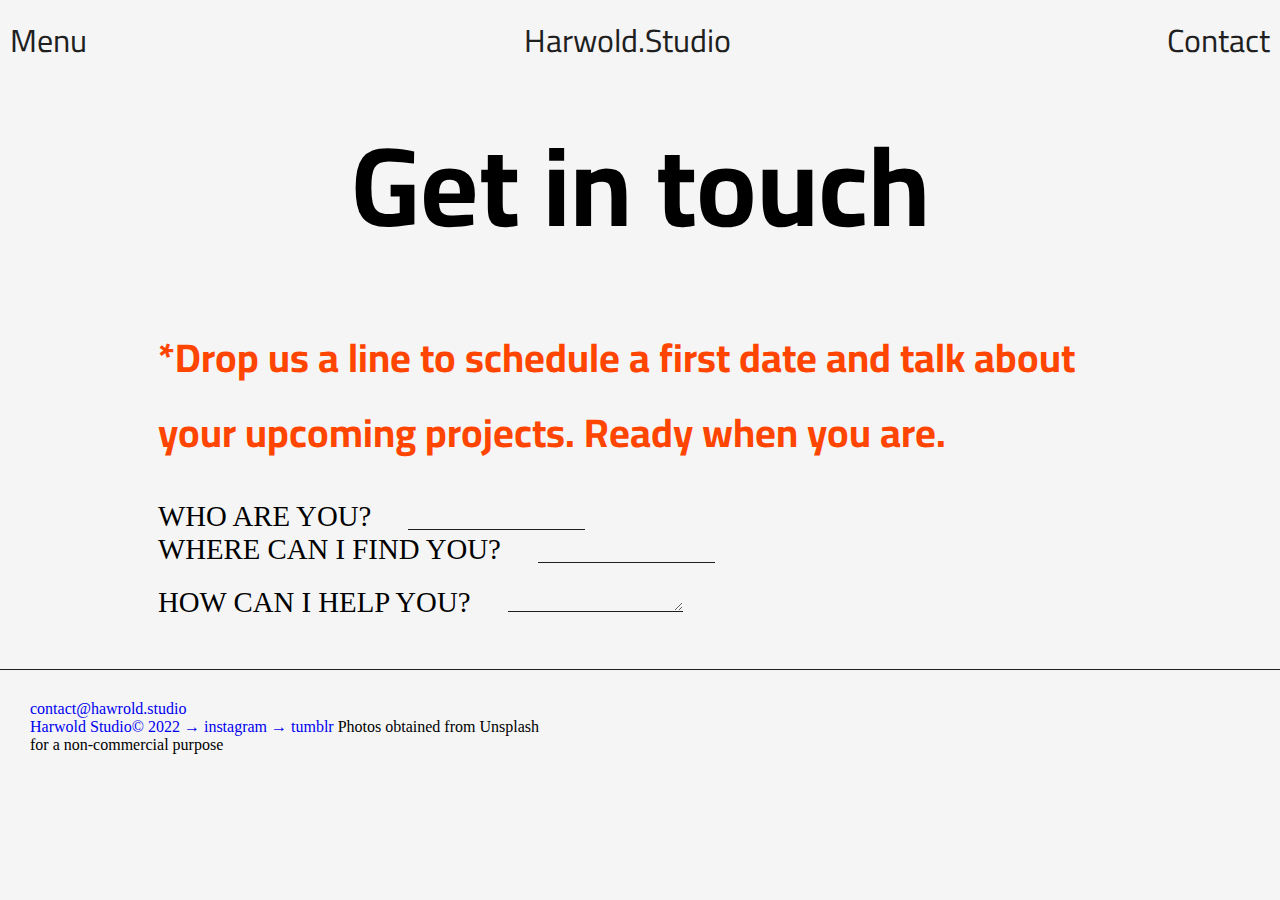
<file: contact.html>
<!DOCTYPE html>
<html lang="en">

<head>
    <meta charset="UTF-8">
    <meta http-equiv="X-UA-Compatible" content="IE=edge">
    <meta name="viewport" content="width=device-width, initial-scale=1.0">
    <!--css bootstrap-->
    <link href="https://cdn.jsdelivr.net/npm/bootstrap@5.1.3/dist/css/bootstrap.min.css" rel="stylesheet"
        integrity="sha384-1BmE4kWBq78iYhFldvKuhfTAU6auU8tT94WrHftjDbrCEXSU1oBoqyl2QvZ6jIW3" crossorigin="anonymous">
    <link rel="stylesheet" href="scss/formulario.css">
    <link
        href="https://fonts.googleapis.com/css2?family=Cairo:wght@200;300;400;500;600;700;800;900&family=Space+Mono:ital,wght@0,400;0,700;1,400;1,700&display=swap"
        rel="stylesheet">
    <title>Contact</title>
</head>

<body class="bodymedidas">
    <header>
        <nav>
            <ul class="ulmenu">
                <li><a class="alinea" href="menu.html">Menu</a></li>
                <li><a class="alinea" href="index.html">Harwold.Studio</a></li>
                <li><a class="alinea" href="contact.html">Contact</a></li>
            </ul>
        </nav>
    </header>
    <section class="">
        <h1>Get in touch</h1>
        <div class="formulario container">
            <div class=" row w-100">
                <h4 class="">*Drop us a line to schedule a first date and talk about your upcoming projects. Ready when you are.</h4>
                <form>
                    <div>
                        <label for="formGroupExampleInput" class="form-label">WHO ARE YOU?</label>
                        <input type="text" class="form-control" id="formGroupExampleInput"
                            placeholder="">
                    </div>
                    <div>
                        <label for="formGroupExampleInput2" class="form-label">WHERE CAN I FIND YOU?</label>
                        <input type="email" class="form-control" id="formGroupExampleInput2"
                            placeholder="">
                    </div>
                    <div>
                        <label for="exampleFormControlTextarea1" class="form-label">HOW CAN I HELP YOU?</label>
                        <textarea class="form-control" id="exampleFormControlTextarea1" rows="3"></textarea>
                    </div>
                </form>
            </div>

        </div>

        </div>

        
    </section>
    <footer>
        <div class=" conteiner-fluid">
            <nav class="container-footer navbar navbar-expand-lg navbar-light bg-light d-flex justify-content-between">
                <a class="navbar-brand" href="mailto:contact@rhawrold.studio">contact@hawrold.studio <br> Harwold
                    Studio© 2022</a>
                <a class="navbar-brand" href="https://www.instagram.com/tammose/">→ instagram</a>
                <a class="navbar-brand" href="https://www.behance.net/tamose">→ tumblr</a>
                <span class="navbar-text">Photos obtained from Unsplash<br>
                    for a non-commercial purpose
                </span>
            </nav>
        </div>
    </footer>
    <script src="https://cdn.jsdelivr.net/npm/bootstrap@5.1.3/dist/js/bootstrap.bundle.min.js"
        integrity="sha384-ka7Sk0Gln4gmtz2MlQnikT1wXgYsOg+OMhuP+IlRH9sENBO0LRn5q+8nbTov4+1p" crossorigin="anonymous">
    </script>
</body>

</html>
</file>
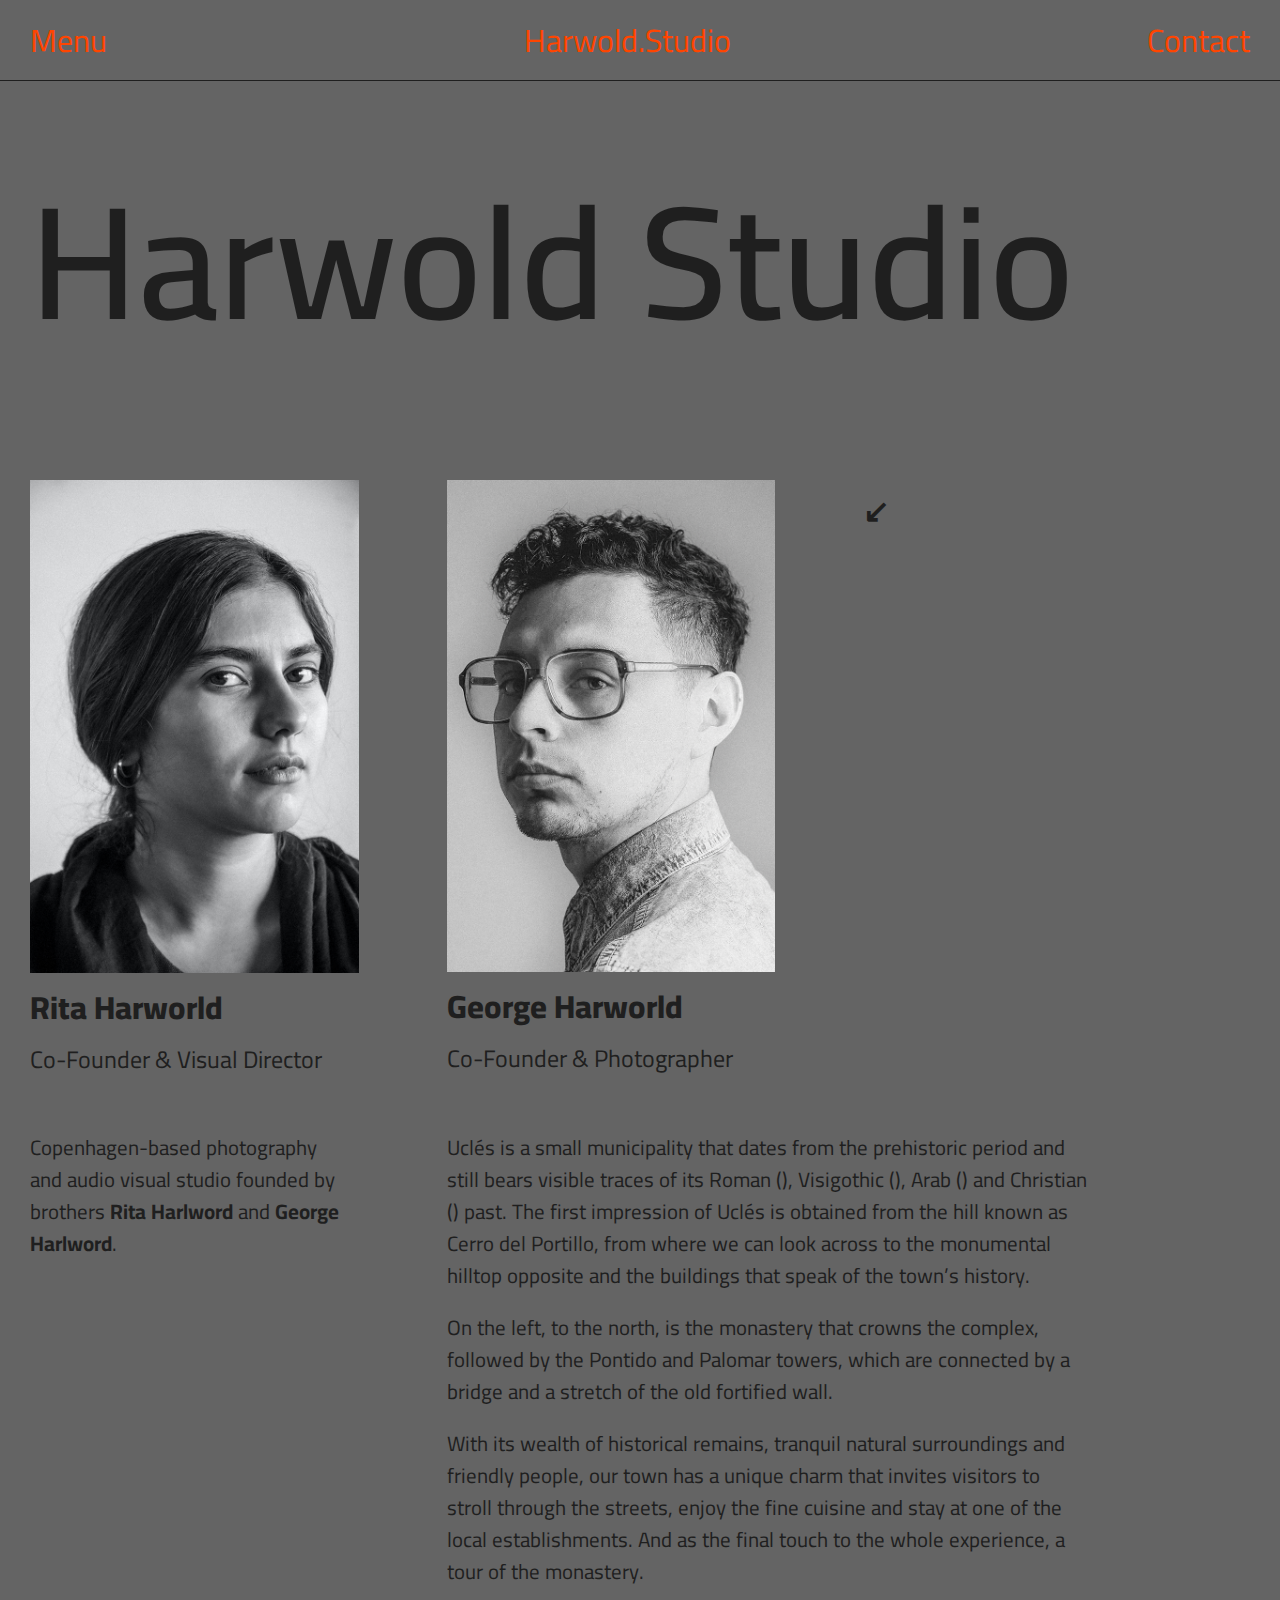
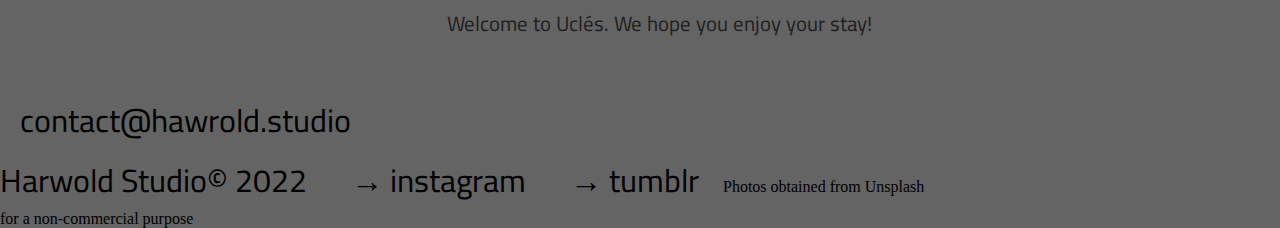
<file: info.html>
<!DOCTYPE html>
<html lang="en">

<head>
    <meta charset="UTF-8">
    <meta http-equiv="X-UA-Compatible" content="IE=edge">
    <meta name="viewport" content="width=device-width, initial-scale=1.0">
    <!--css bootstrap-->
    <link href="https://cdn.jsdelivr.net/npm/bootstrap@5.1.3/dist/css/bootstrap.min.css" rel="stylesheet"
        integrity="sha384-1BmE4kWBq78iYhFldvKuhfTAU6auU8tT94WrHftjDbrCEXSU1oBoqyl2QvZ6jIW3" crossorigin="anonymous">
    <link rel="stylesheet" href="css/style.css">
    <link
        href="https://fonts.googleapis.com/css2?family=Cairo:wght@200;300;400;500;600;700;800;900&family=Space+Mono:ital,wght@0,400;0,700;1,400;1,700&display=swap"
        rel="stylesheet">
    <title>About</title>
</head>

<body class="bodyinfo">
    <header class="fondo-info">
        <nav>
            <ul class="ulmenu">
                <li><a class="ainfo alinea" href="menu.html">Menu</a></li>
                <li><a class="ainfo alinea" href="index.html">Harwold.Studio</a></li>
                <li><a class="ainfo alinea" href="contact.html">Contact</a></li>
            </ul>
        </nav>
    </header>
    <section class="section2">
        <h5 class="pb">Harwold Studio</h5>
        <div class="grid-container3">
            <div class="item1 slide-top"><img class="imginfo" src="img/info/info1.png">
                <p class="pinfo">Rita Harworld</p>
                <p class="pinfo2">Co-Founder & Visual Director</p>
            </div>
            <div class="item1 slide-top"><img class="imginfo" src="img/info/info2.png">
                <p class="pinfo">George Harworld</p>
                <p class="pinfo2">Co-Founder & Photographer</p>
            </div>
            <div class="item1">
                <p class="pinfo">↙</p>
            </div>
            <div class="item1">
                <p class="pinfo3">Copenhagen-based photography and audio visual studio founded by brothers <strong>Rita
                        Harlword</strong> and <strong>George Harlword</strong>.</p>
            </div>
            <div class="item1 pinfo3">
                <p>Uclés is a small municipality that dates from the prehistoric period and still bears visible traces
                    of its Roman (), Visigothic (), Arab () and Christian () past.

                    The first impression of Uclés is obtained from the hill known as Cerro del Portillo, from where we
                    can look across to the monumental hilltop opposite and the buildings that speak of the town’s
                    history.<p> On the left, to the north, is the monastery that crowns the complex, followed by the
                        Pontido and Palomar towers, which are connected by a bridge and a stretch of the old fortified
                        wall.</p>

                    <p>With its wealth of historical remains, tranquil natural surroundings and friendly people, our
                        town has a unique charm that invites visitors to stroll through the streets, enjoy the fine
                        cuisine and stay at one of the local establishments. And as the final touch to the whole
                        experience, a tour of the monastery.</p>

                    <p>Welcome to Uclés. We hope you enjoy your stay!</p>
                </p>
            </div>
    </section>
    <footer>
        <div class="conteiner-fluid">
            <nav class="navbar navbar-expand-lg navbar-light bg-light d-flex justify-content-between">
                <a class="navbar-brand" href="mailto:contact@rhawrold.studio">contact@hawrold.studio <br> Harwold
                    Studio© 2022</a>
                <a class="navbar-brand alinea" href="https://www.instagram.com/tammose/">→ instagram</a>
                <a class="navbar-brand alinea" href="https://www.behance.net/tamose">→ tumblr</a>
                <span class="navbar-text">Photos obtained from Unsplash<br>
                    for a non-commercial purpose
                </span>
            </nav>
        </div>
    </footer>
    <script src="https://cdn.jsdelivr.net/npm/bootstrap@5.1.3/dist/js/bootstrap.bundle.min.js"
        integrity="sha384-ka7Sk0Gln4gmtz2MlQnikT1wXgYsOg+OMhuP+IlRH9sENBO0LRn5q+8nbTov4+1p" crossorigin="anonymous">
    </script>
</body>

</html>
</file>
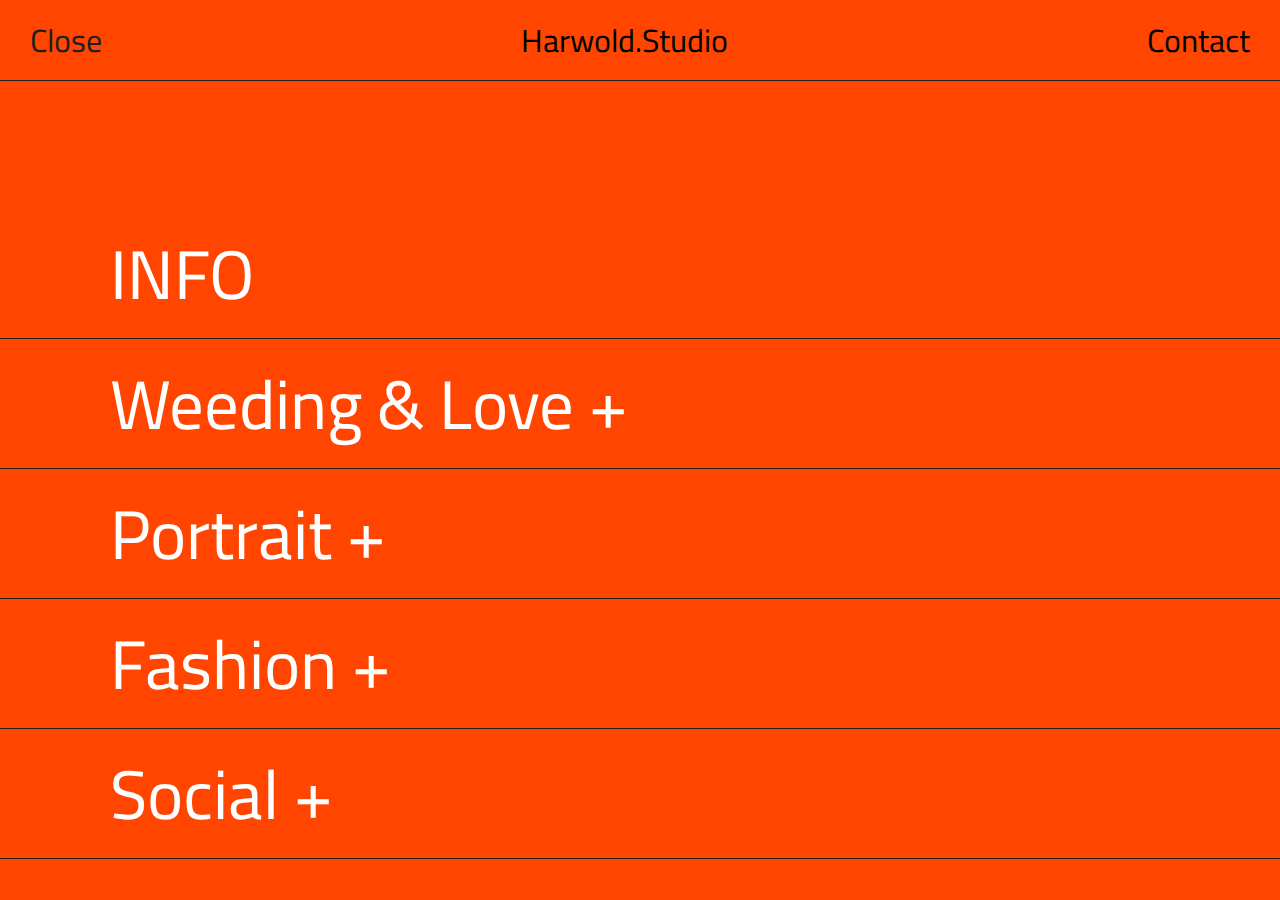
<file: menu.html>
<!DOCTYPE html>
<html lang="en">
<head>
    <meta charset="UTF-8">
    <meta http-equiv="X-UA-Compatible" content="IE=edge">
    <meta name="viewport" content="width=device-width, initial-scale=1.0">
    <link rel="stylesheet" href="css/style.css">
    <link href="https://fonts.googleapis.com/css2?family=Cairo:wght@200;300;400;500;600;700;800;900&family=Space+Mono:ital,wght@0,400;0,700;1,400;1,700&display=swap" rel="stylesheet">
    <title>Menu</title>
</head>
<body class="medidasbody bodymenu">
    <header class="fondo-menu">
		<nav>
            
			<ul class="ulmenu">
				<li><input class="input alinea" type="button" onclick="history.back()" name="Close" value="Close"></li>
                <li><a class="alinea" href="index.html">Harwold.Studio</a></li>
				<li><a class="alinea" href="contact.html">Contact</a></li>
			</ul>
		</nav>
	</header> 
    <ul class="ulol">
        <ol id=ol ><a class="olmenu info-img alinea" href="info.html" >INFO<img class="menu-info" src="img/info/info1.png" alt=""></a></ol>
        <ol id=ol ><a class="olmenu love-img alinea" href="wedding.html" >Weeding & Love +<img class="menu-love" src="img/love/devon-divine-dAvKt9cOurM-unsplash.jpg" alt=""></a></ol>
        <ol id=ol ><a class="olmenu port-img alinea" href="portrait.html" >Portrait +<img class="menu-port" src="img/portrait/1portrait2.jpg" alt=""></a></ol>
        <ol id=ol ><a class="olmenu fash-img alinea" href="fashion.html" >Fashion +<img class="menu-fash" src="img/fashion/fashion5.jpg" alt=""></a></ol>
        <ol id=ol ><a class="olmenu soc-img alinea" href="social.html" >Social +<img class="menu-soc" src="img/social/social7.jpg" alt=""></a></ol>
    </ul>

</body>
</html>
</file>
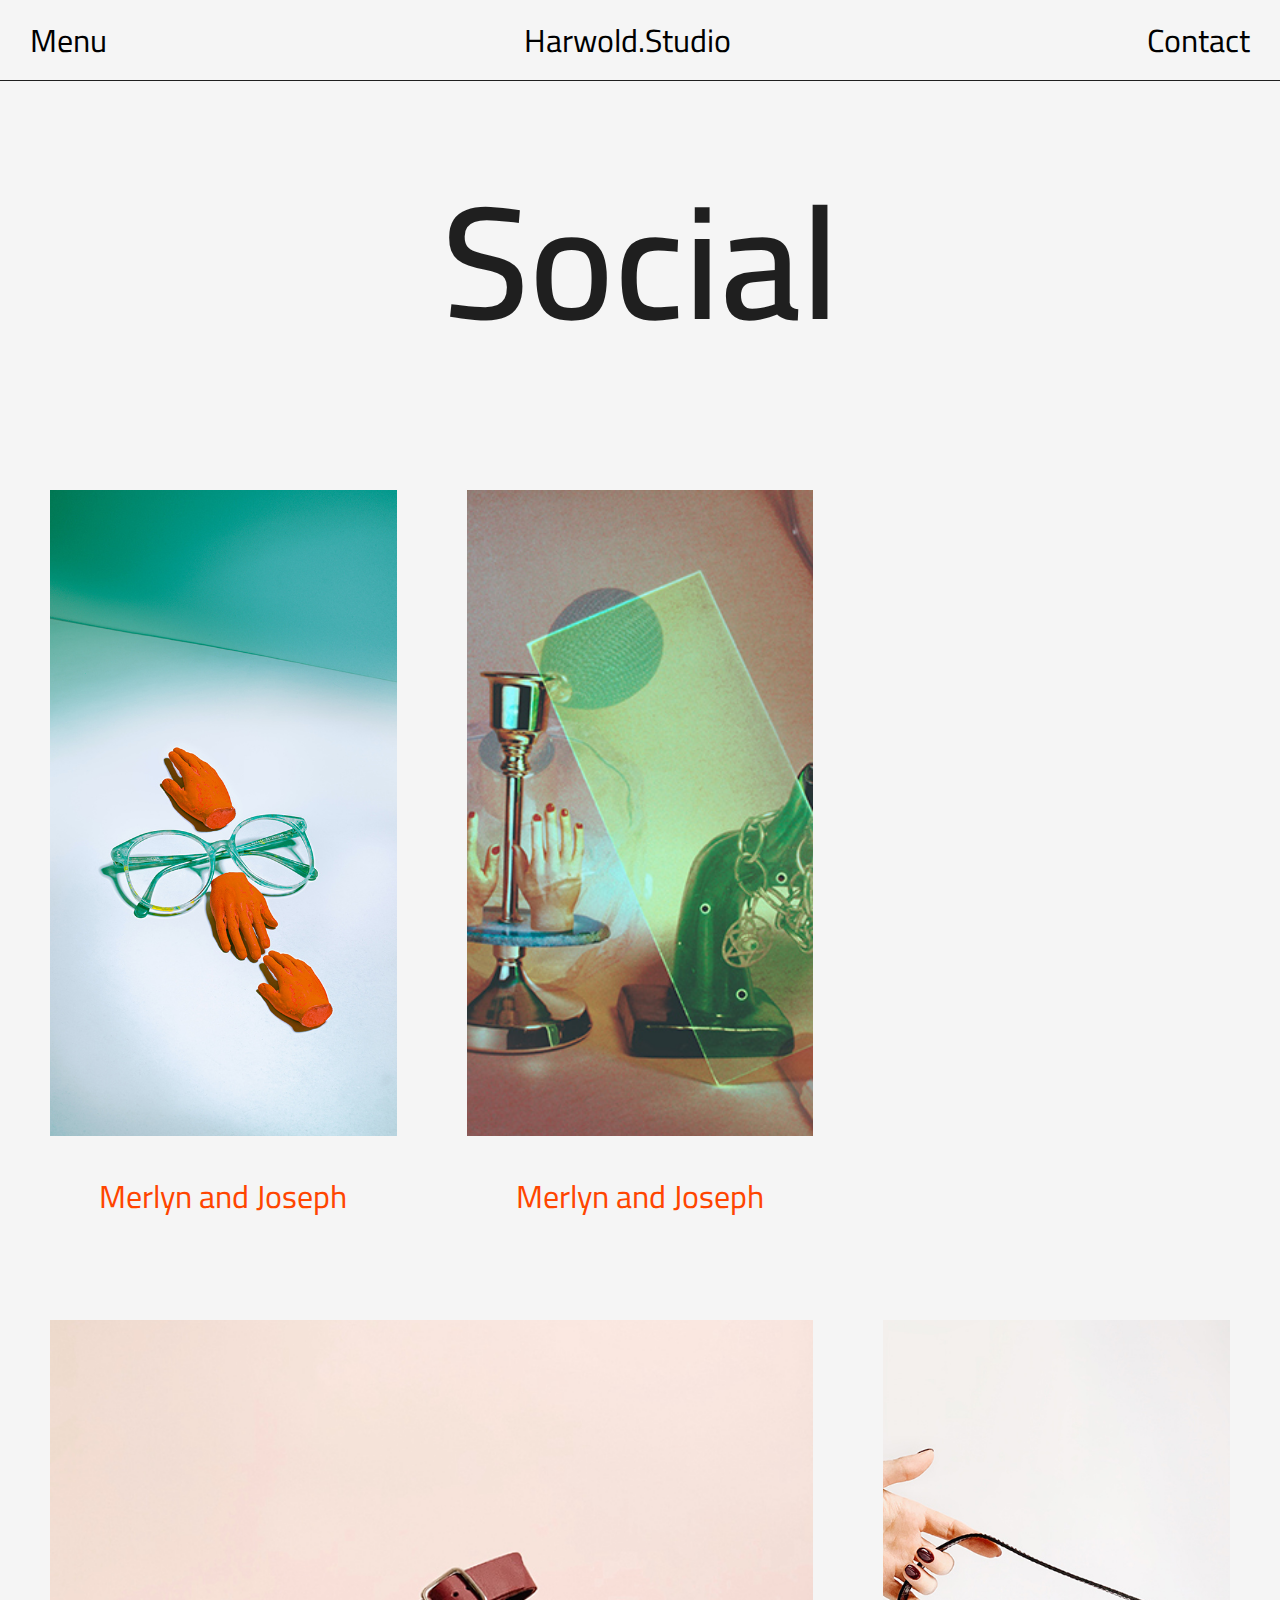
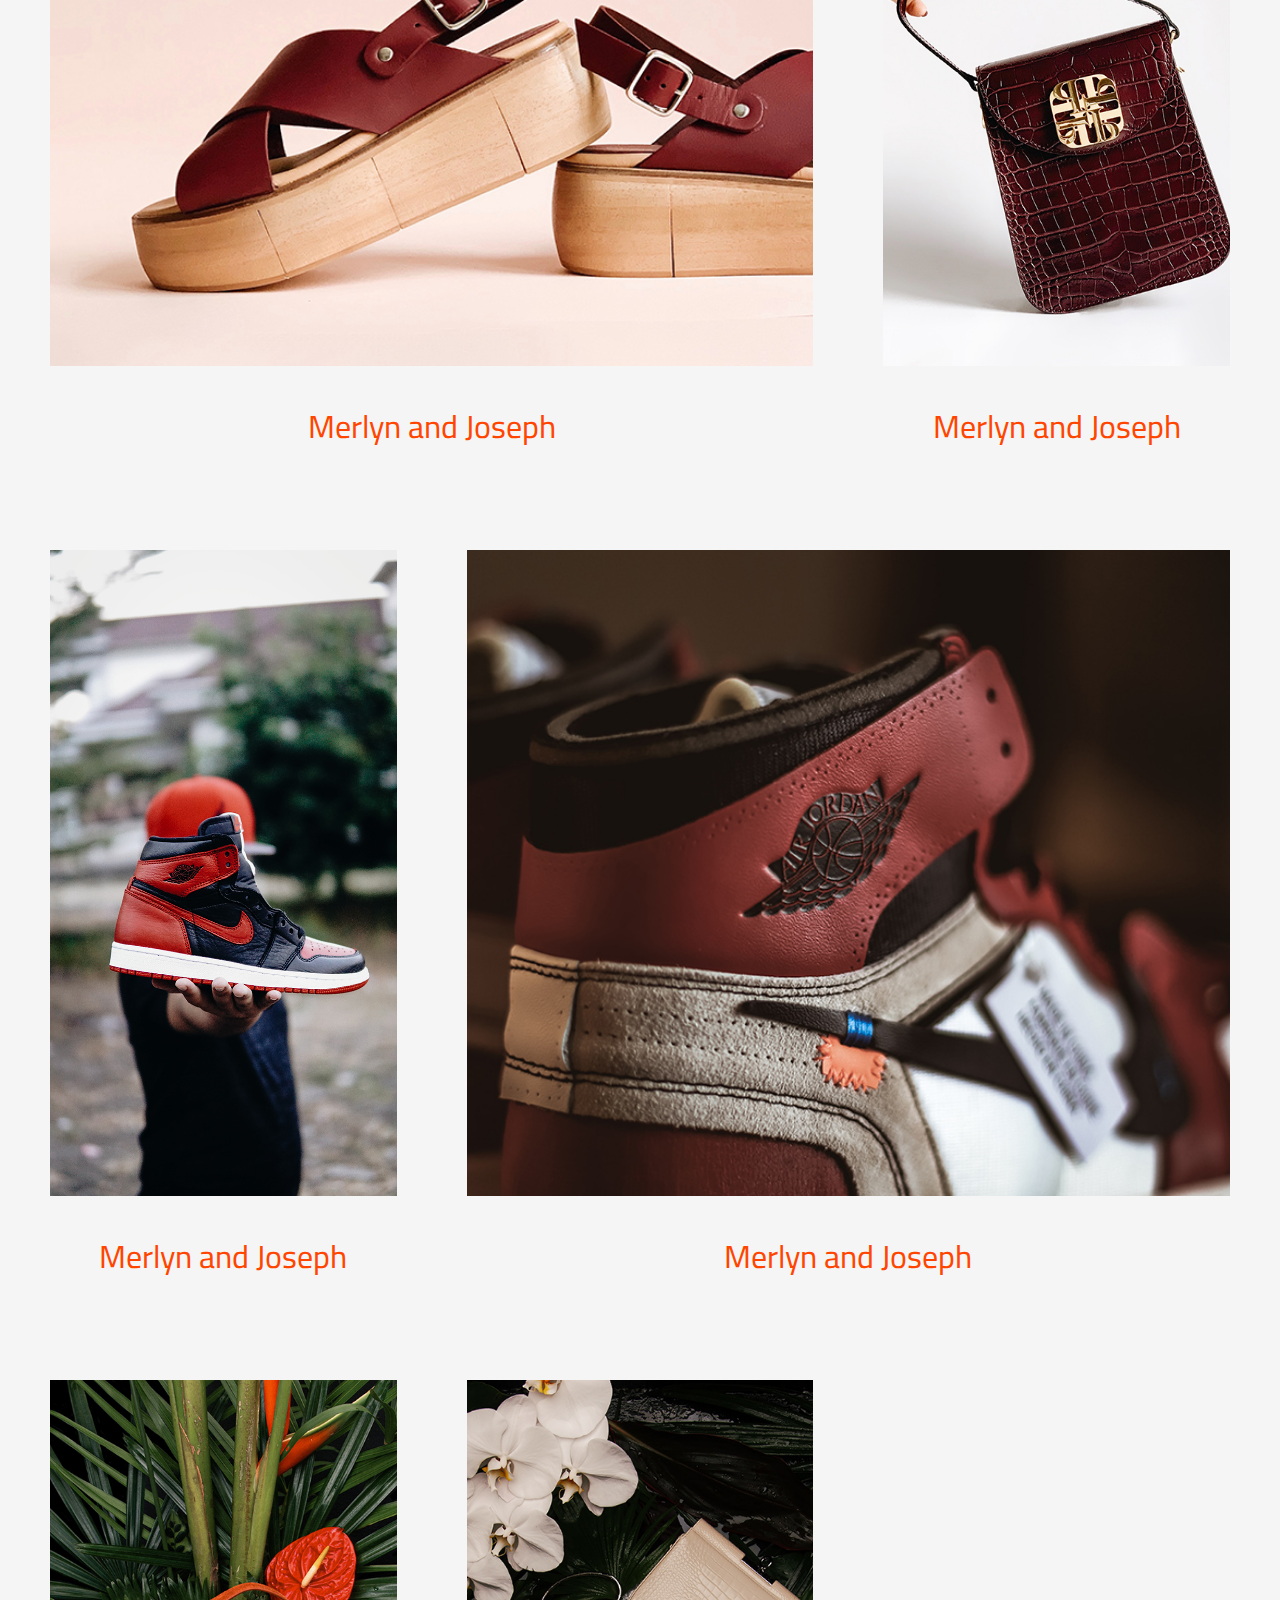
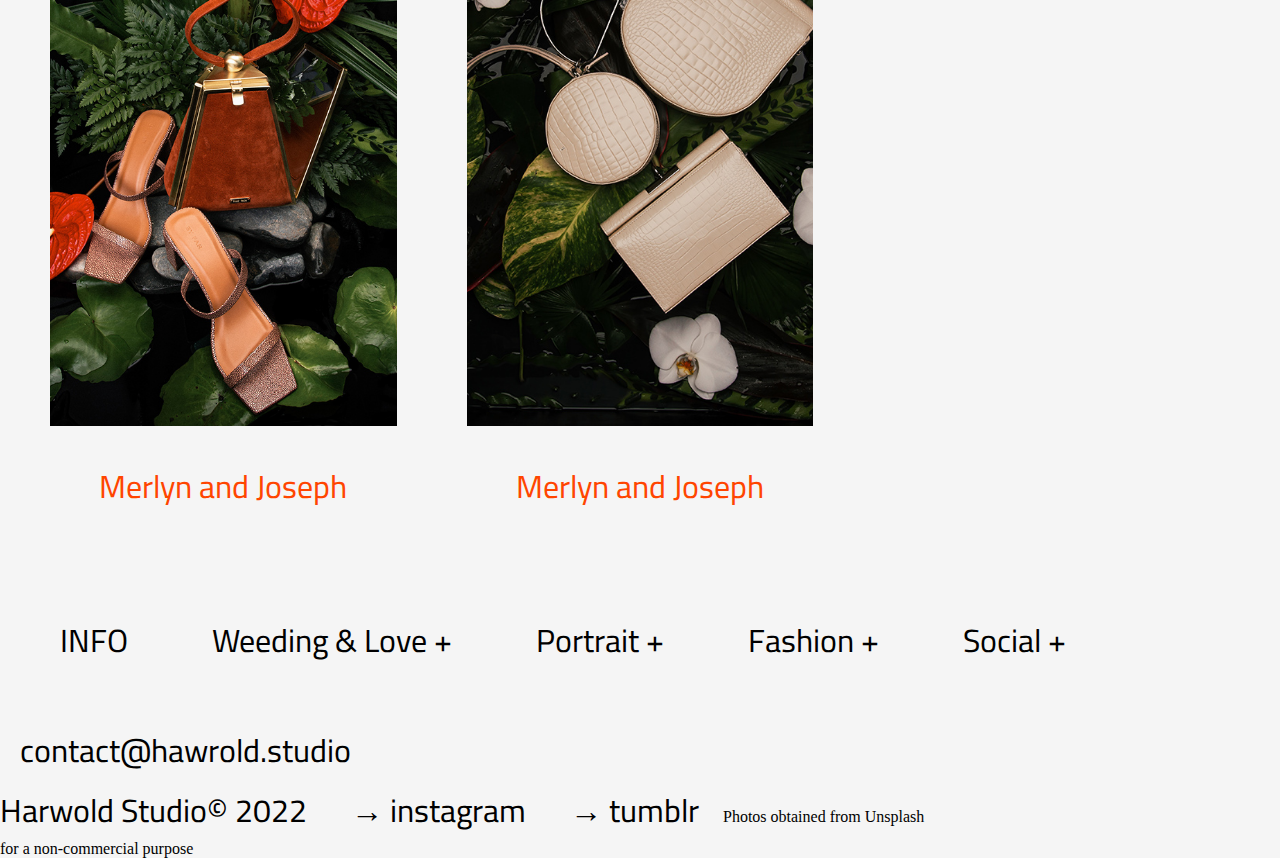
<file: social.html>
<!DOCTYPE html>
<html lang="en">
<head>
    <meta charset="UTF-8">
    <meta http-equiv="X-UA-Compatible" content="IE=edge">
    <meta name="viewport" content="width=device-width, initial-scale=1.0">
     <!--css bootstrap-->
     <link href="https://cdn.jsdelivr.net/npm/bootstrap@5.1.3/dist/css/bootstrap.min.css" rel="stylesheet"
     integrity="sha384-1BmE4kWBq78iYhFldvKuhfTAU6auU8tT94WrHftjDbrCEXSU1oBoqyl2QvZ6jIW3" crossorigin="anonymous">
 <link rel="stylesheet" href="css/style.css">
    <link href="https://fonts.googleapis.com/css2?family=Cairo:wght@200;300;400;500;600;700;800;900&family=Space+Mono:ital,wght@0,400;0,700;1,400;1,700&display=swap" rel="stylesheet">
    <title>Socials</title>
</head>
<body class="bodymedidas">
    <header>
		<nav>
			<ul class="ulmenu">
				<li><a class="alinea" href="menu.html">Menu</a></li>
                <li><a class="alinea" href="index.html">Harwold.Studio</a></li>
				<li><a class="alinea" href="contact.html">Contact</a></li>
			</ul>
		</nav>
	</header> 
    <section class="section1">
        <div>
            <h5>Social</h5>
            <p></p>
        </div>
        <div class="grid-container3">
            <div class="item"><img class="imagenlove imagen" src="img/social/social1.jpg"><h3 class="imgtitulo">Merlyn and Joseph</h3></div>
            <div class="item"><img class="imagenlove imagen" src="img/social/social2.jpg"><h3 class="imgtitulo">Merlyn and Joseph</h3></div>
            <div class="item"><img class="imagenlove imagen" src="img/social/social3.jpg"><h3 class="imgtitulo">Merlyn and Joseph</h3></div>
            <div class="item"><img class="imagenlove imagen" src="img/social/social4.jpg"><h3 class="imgtitulo">Merlyn and Joseph</h3></div>
            <div class="item"><img class="imagenlove imagen" src="img/social/social5.jpg"><h3 class="imgtitulo">Merlyn and Joseph</h3></div>
            <div class="item"><img class="imagenlove imagen" src="img/social/social6.jpg"><h3 class="imgtitulo">Merlyn and Joseph</h3></div>
            <div class="item"><img class="imagenlove imagen" src="img/social/social7.jpg"><h3 class="imgtitulo">Merlyn and Joseph</h3></div>
            <div class="item"><img class="imagenlove imagen" src="img/social/social8.jpg"><h3 class="imgtitulo">Merlyn and Joseph</h3></div>
        </div>
    </section>
    <div>
        <ul class="list-group list-group-flush ullista">
            <li class="list-group-item marcolor"><a class="alista" href="info.html">INFO</a></li>
            <li class="list-group-item marcolor"><a class="alista" href="wedding.html">Weeding & Love +</a></li>
            <li class="list-group-item marcolor"><a class="alista" href="portrait.html">Portrait +</a></li>
            <li class="list-group-item marcolor"><a class="alista" href="fashion.html">Fashion +</a></li>
            <li class="list-group-item marcolor"><a class="alista" href="social.html">Social +</a></li>
        </ul>
    </div>
    <footer>
        <div class="conteiner-fluid">
            <nav class="navbar navbar-expand-lg navbar-light bg-light d-flex justify-content-between">
                <a class="navbar-brand" href="mailto:contact@rhawrold.studio">contact@hawrold.studio <br> Harwold
                    Studio© 2022</a>
                <a class="navbar-brand alinea" href="https://www.instagram.com/tammose/">→ instagram</a>
                <a class="navbar-brand alinea" href="https://www.behance.net/tamose">→ tumblr</a>
                <span class="navbar-text">Photos obtained from Unsplash<br>
                    for a non-commercial purpose
                </span>
            </nav>
        </div>
    </footer>
    <script src="https://cdn.jsdelivr.net/npm/bootstrap@5.1.3/dist/js/bootstrap.bundle.min.js"
        integrity="sha384-ka7Sk0Gln4gmtz2MlQnikT1wXgYsOg+OMhuP+IlRH9sENBO0LRn5q+8nbTov4+1p" crossorigin="anonymous">
    </script>
</body>
</html>
</file>
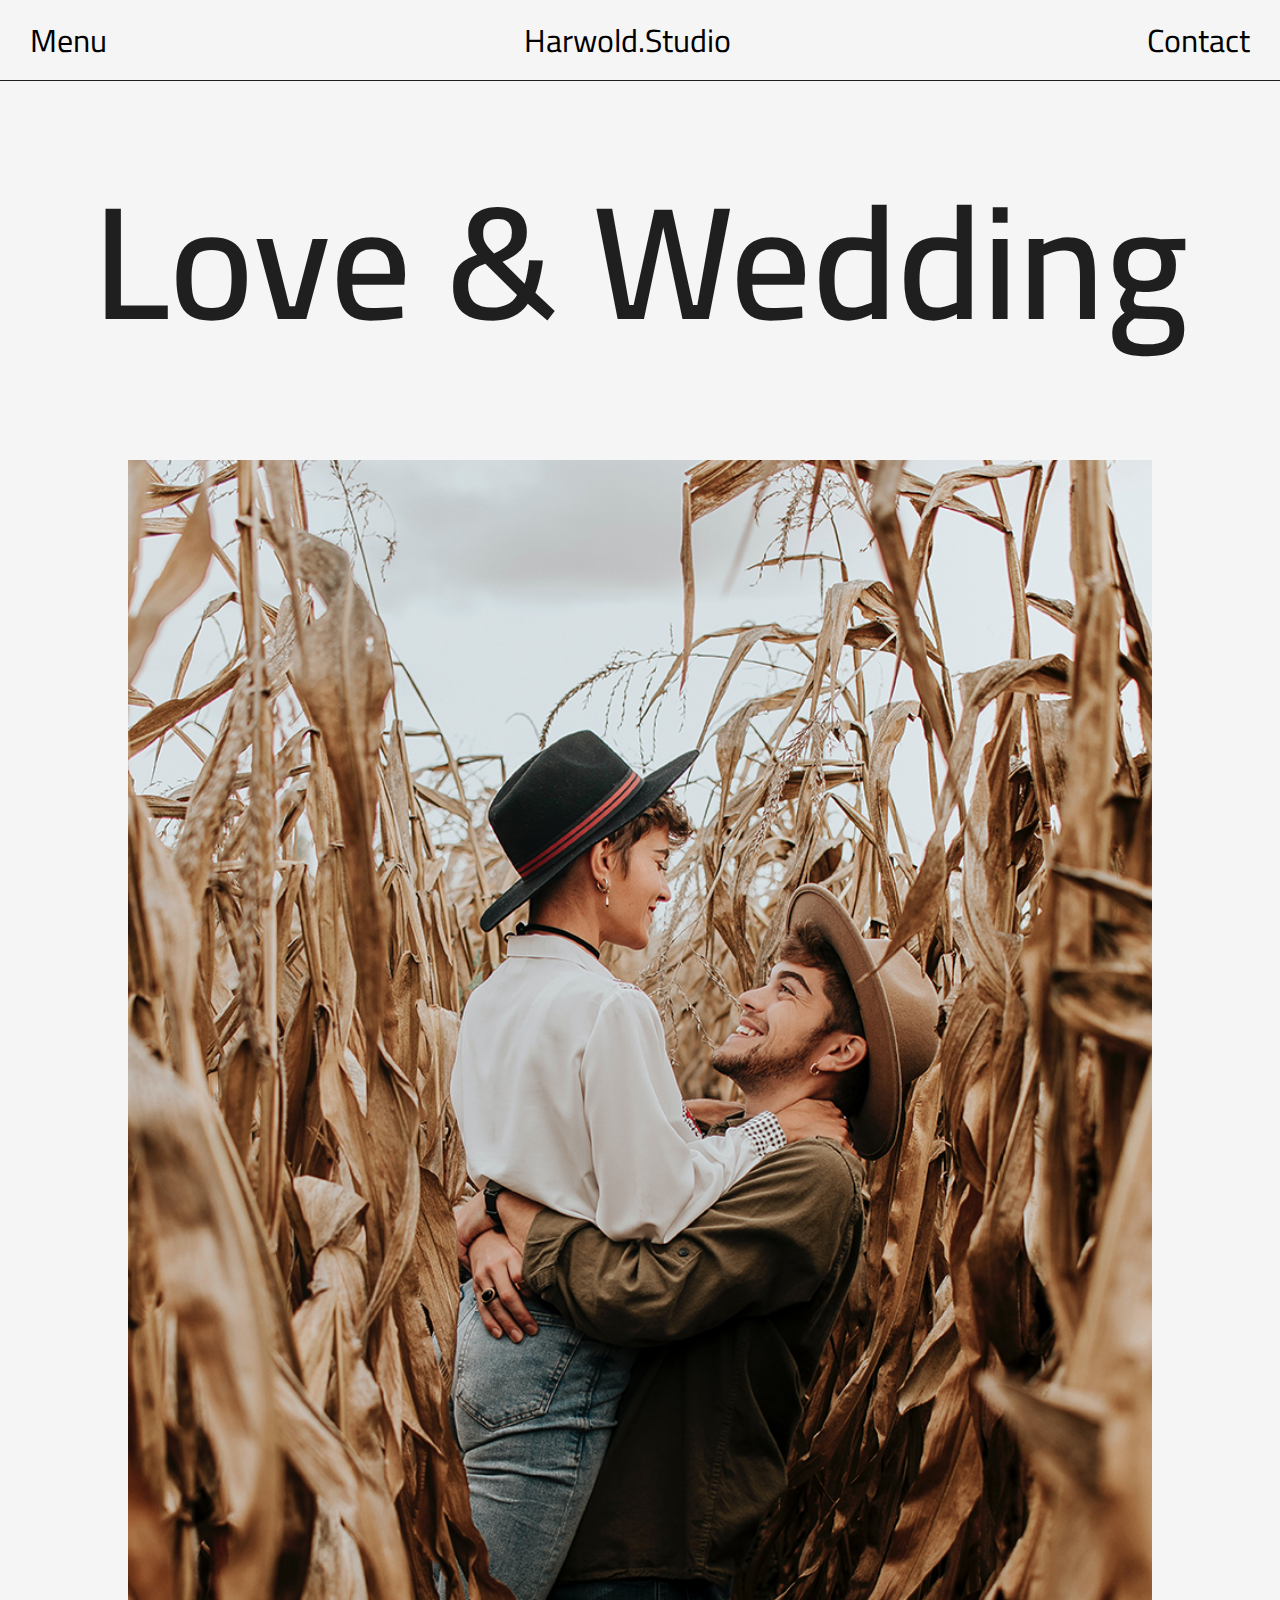
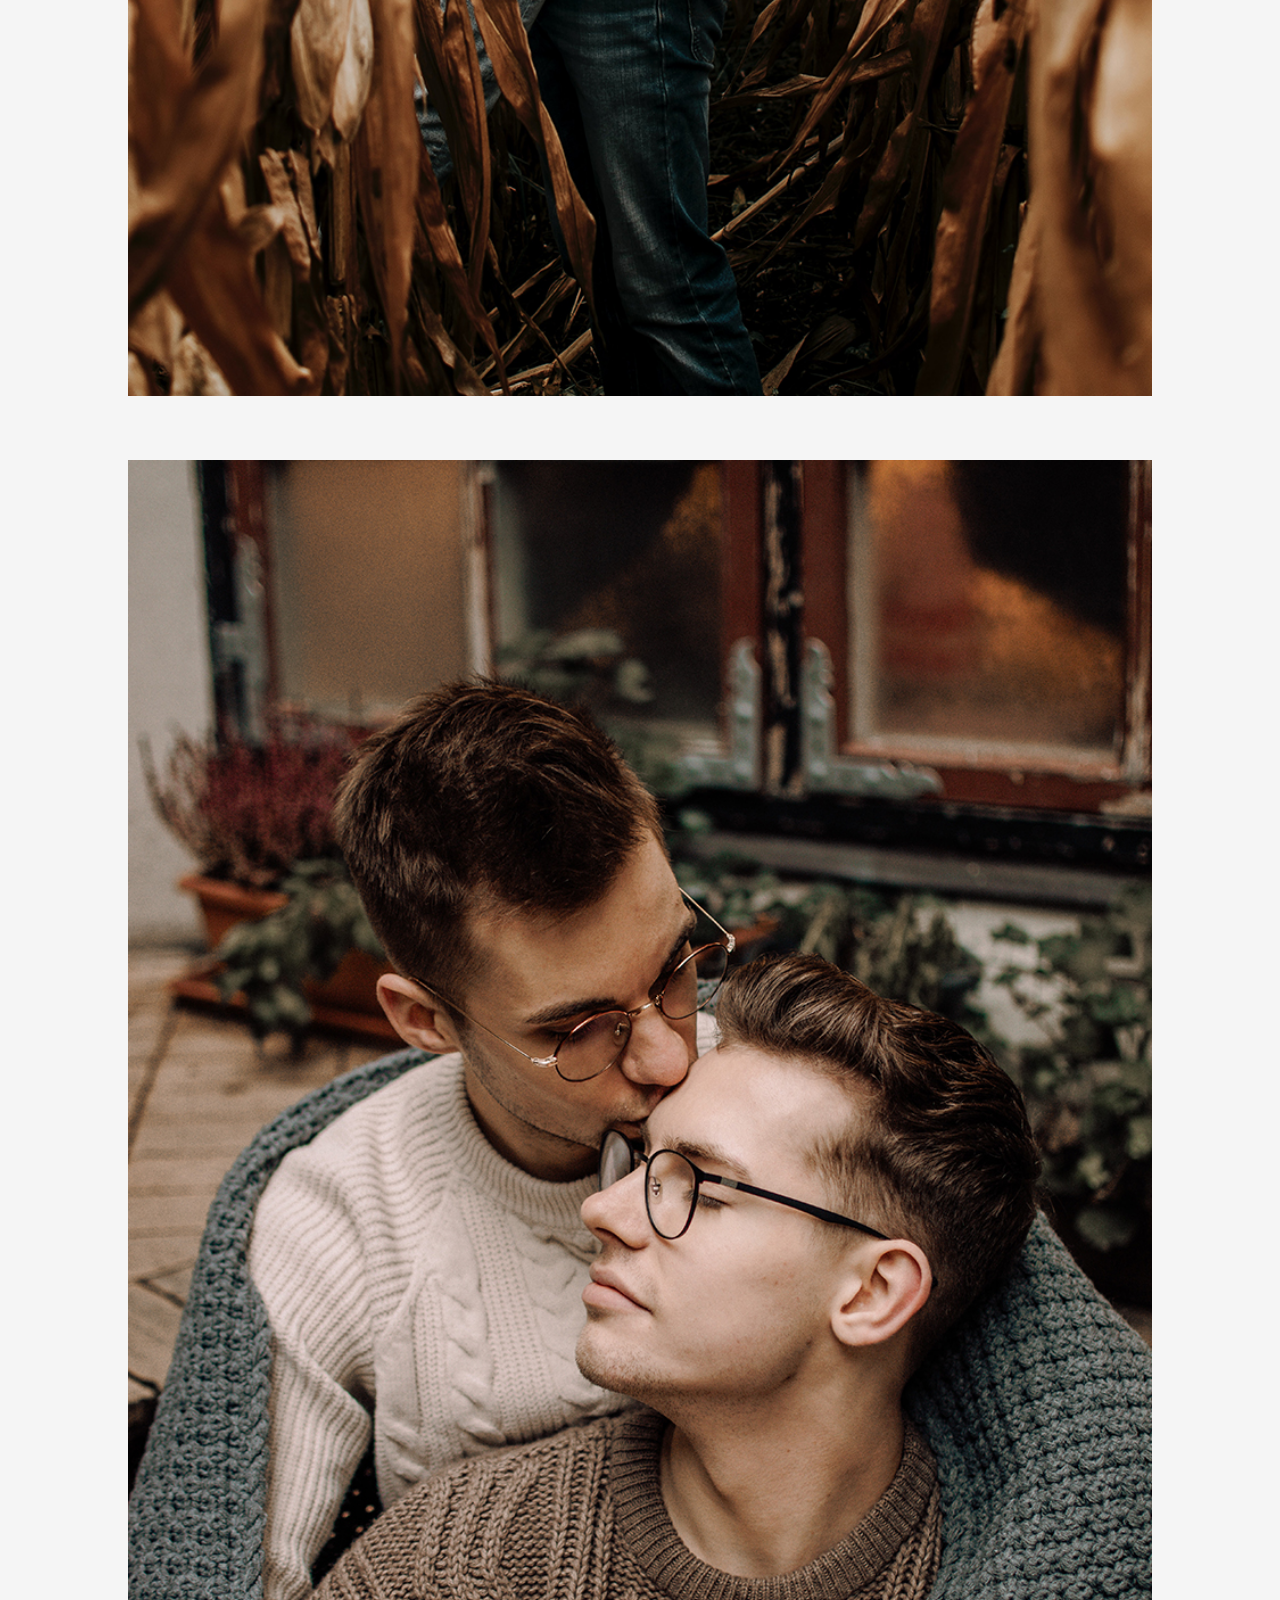
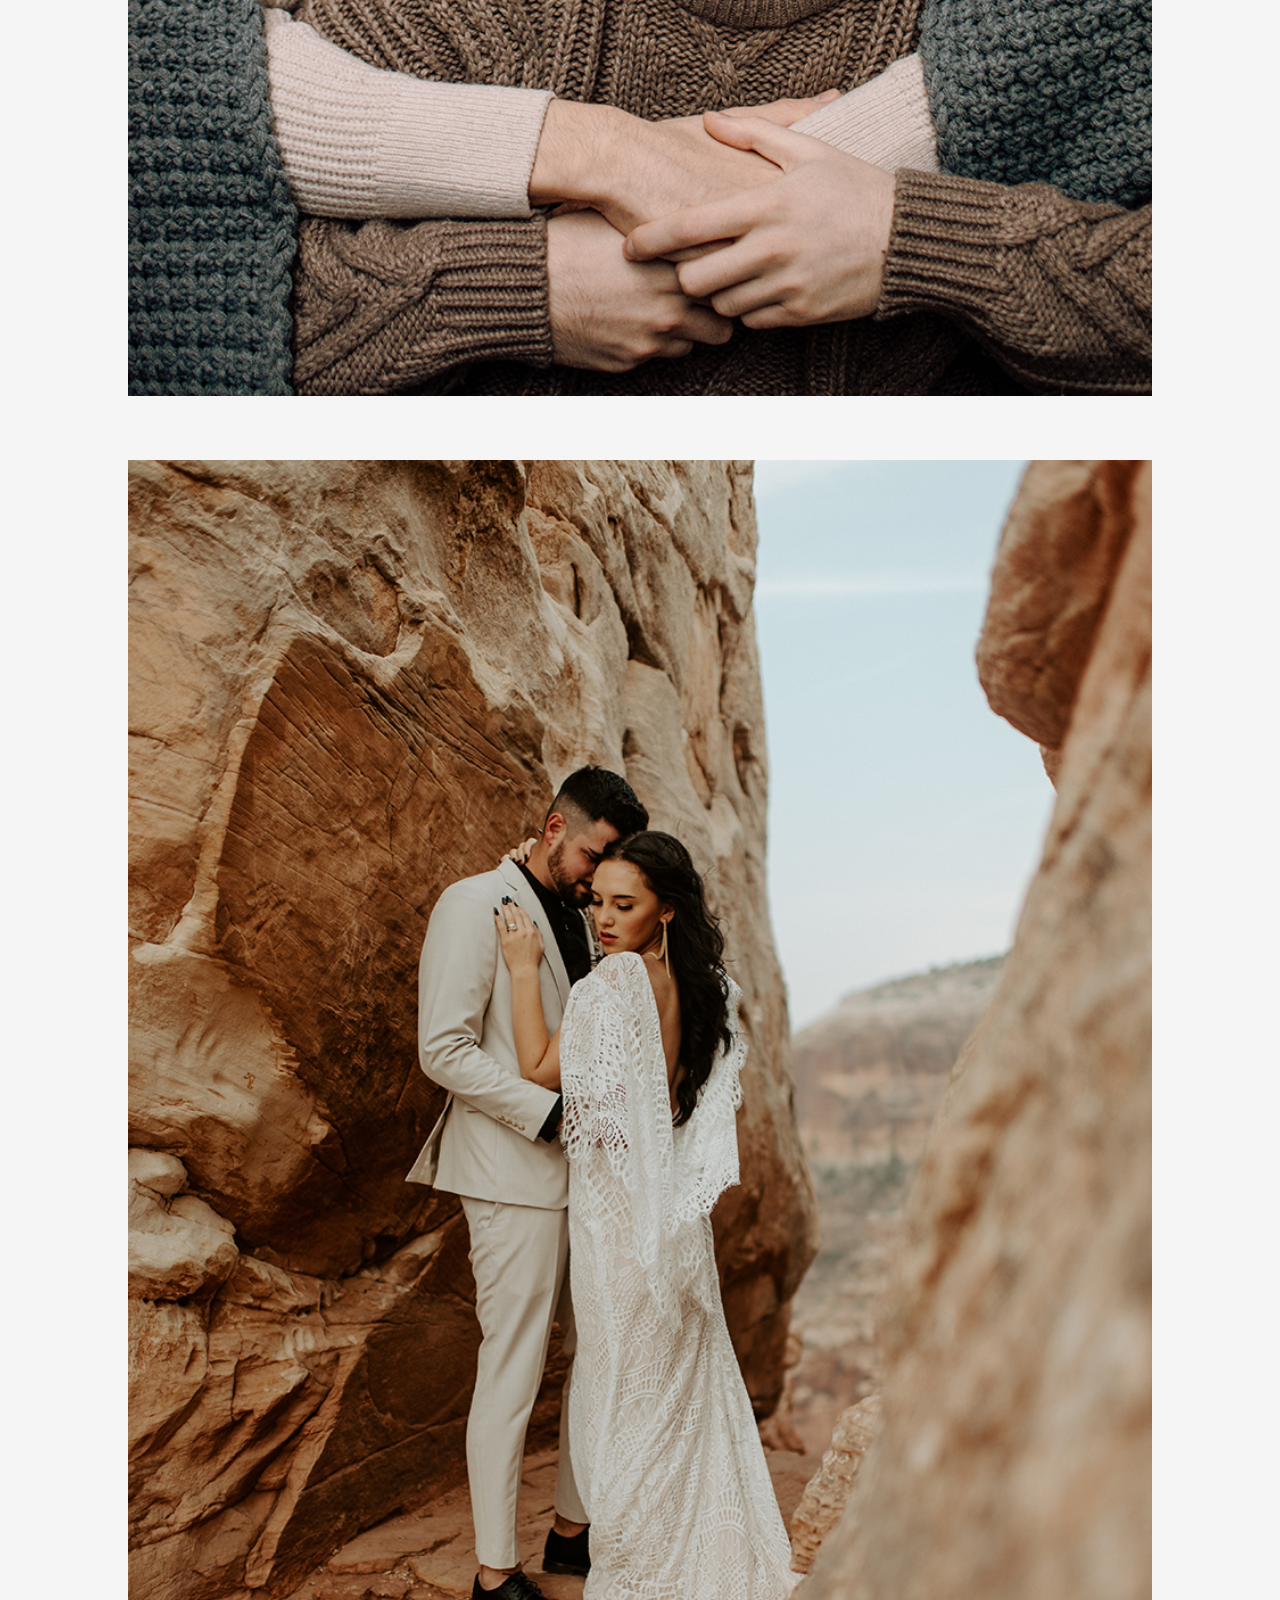
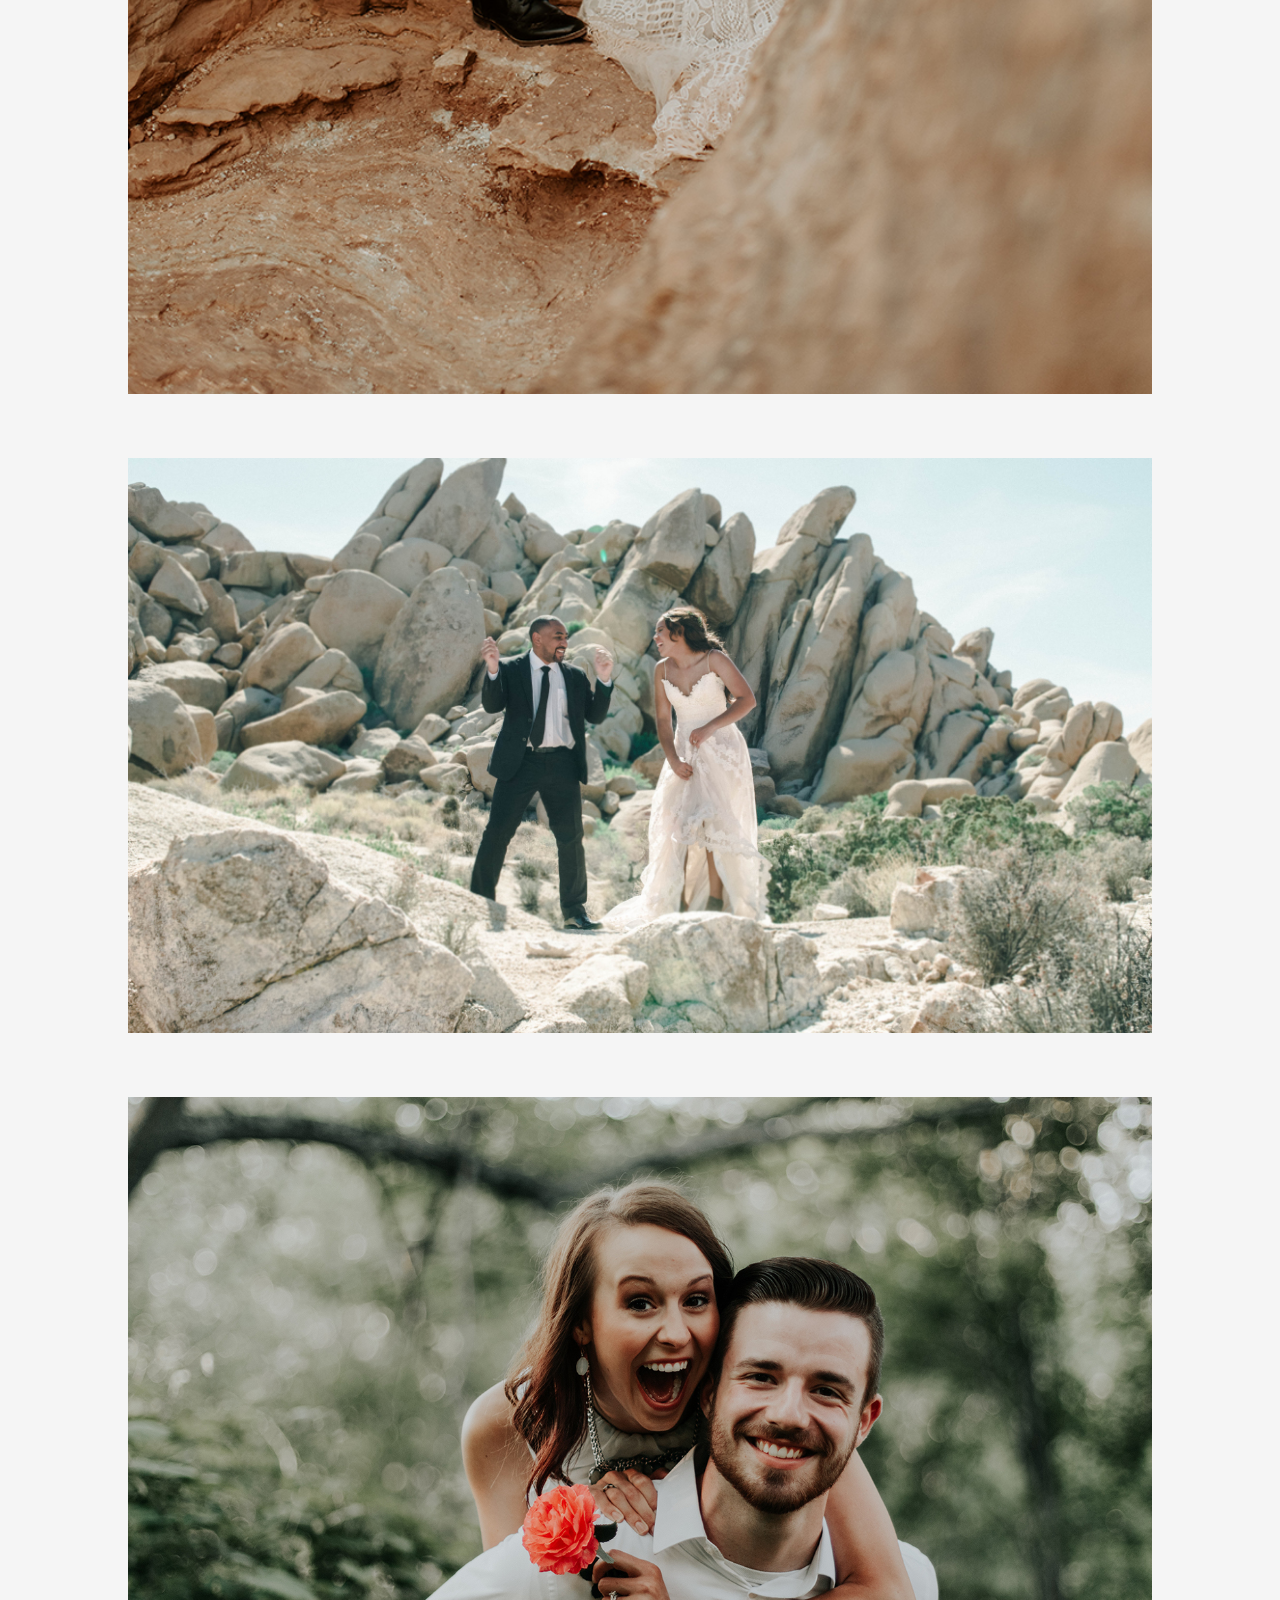
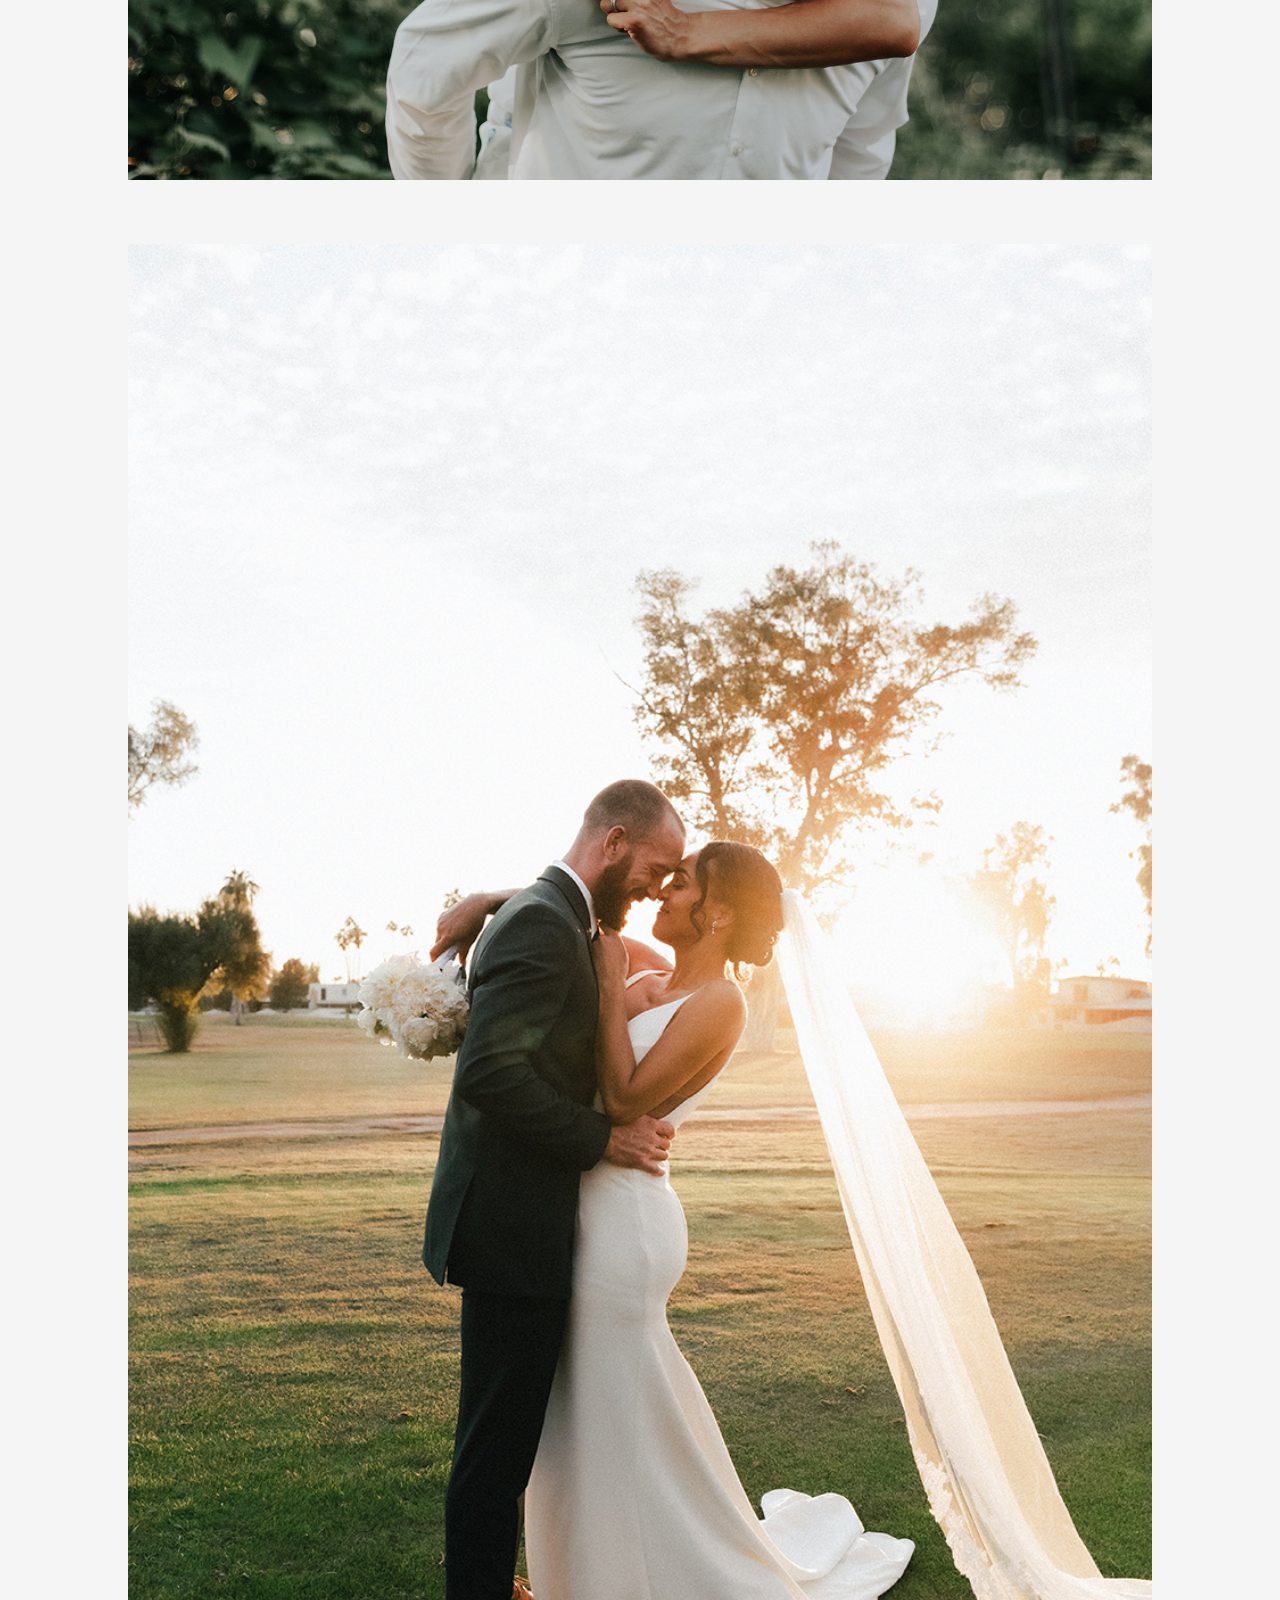
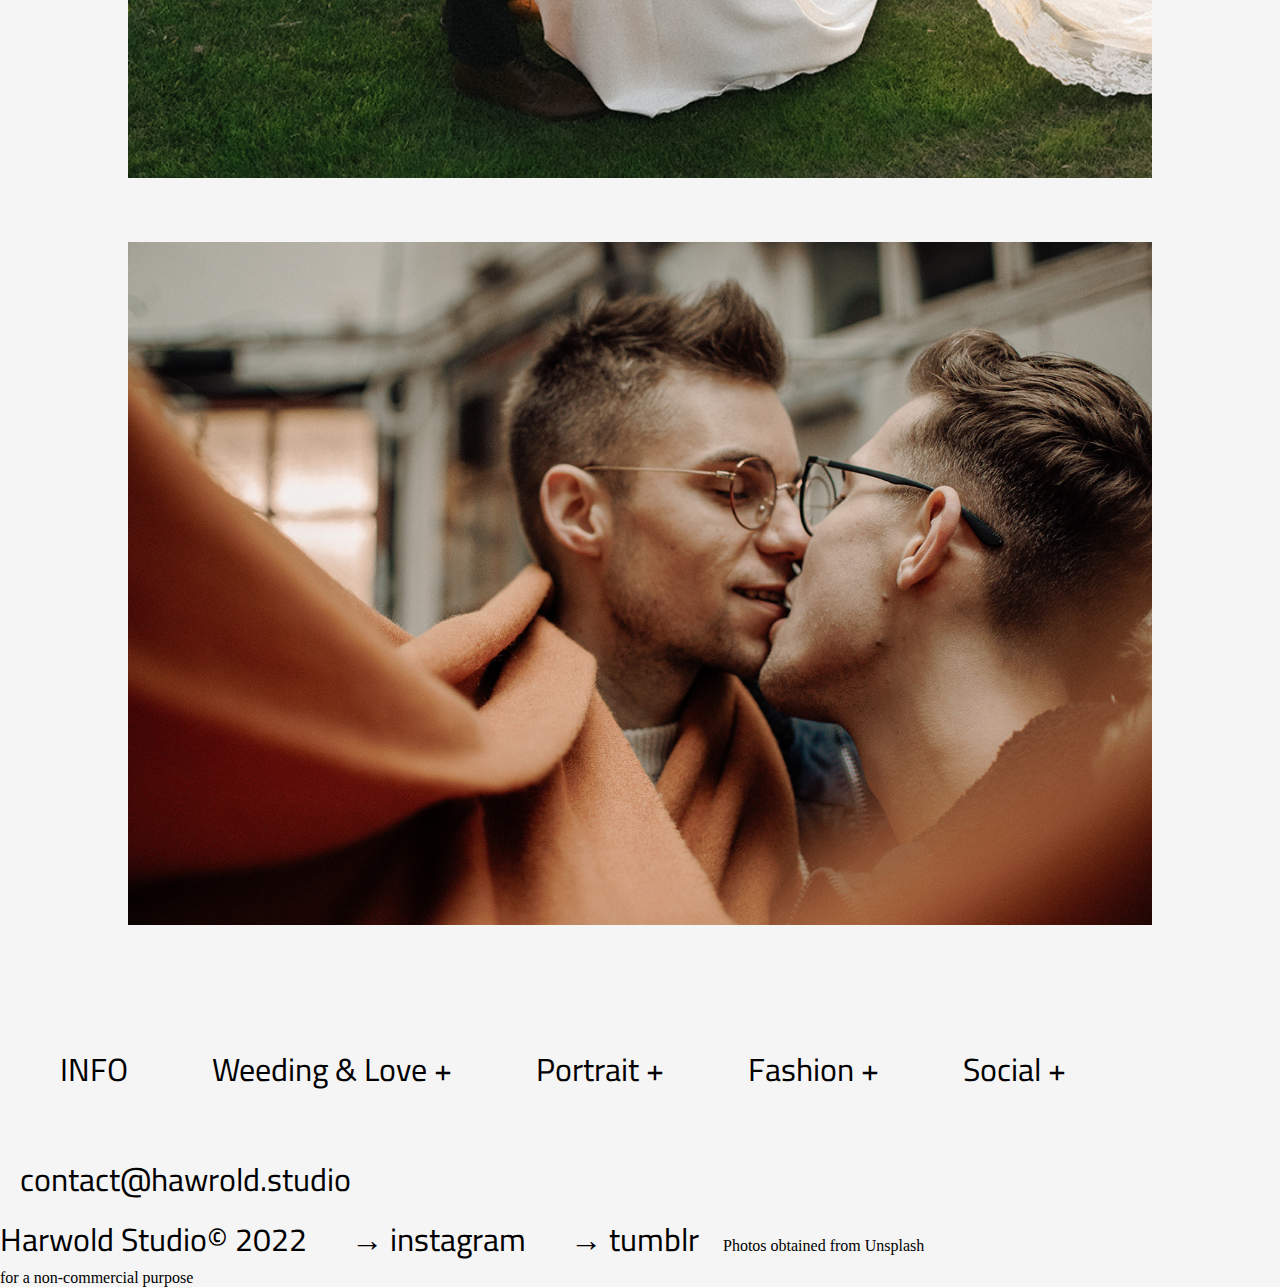
<file: wedding.html>
<!DOCTYPE html>
<html lang="en">
<head>
    <meta charset="UTF-8">
    <meta http-equiv="X-UA-Compatible" content="IE=edge">
    <meta name="viewport" content="width=device-width, initial-scale=1.0">
 <!--css bootstrap-->
 <link href="https://cdn.jsdelivr.net/npm/bootstrap@5.1.3/dist/css/bootstrap.min.css" rel="stylesheet"
 integrity="sha384-1BmE4kWBq78iYhFldvKuhfTAU6auU8tT94WrHftjDbrCEXSU1oBoqyl2QvZ6jIW3" crossorigin="anonymous">
<link rel="stylesheet" href="css/style.css">
    <link href="https://fonts.googleapis.com/css2?family=Cairo:wght@200;300;400;500;600;700;800;900&family=Space+Mono:ital,wght@0,400;0,700;1,400;1,700&display=swap" rel="stylesheet">
    <title>Wedding</title>
</head>
<body>
    <header>
		<nav>
			<ul class="ulmenu">
				<li><a class="alinea" href="menu.html">Menu</a></li>
                <li><a class="alinea" href="index.html">Harwold.Studio</a></li>
				<li><a class="alinea" href="contact.html">Contact</a></li>
			</ul>
		</nav>
	</header> 
    <section class="section1">
        <div>
        <h5>Love & Wedding</h5>
        <p></p>
        </div>
    </section>
        <div class="container">
            <div class="row d-flex justify-content-center">
                <div class="col-sm text-center colfa"><img class="imagenlove2 imagen" src="img/love/romane-van-troost-sn61a37mbUM-unsplash.jpg"></div>
                <div class="col-sm text-center colfa"><img class="imagenlove2 imagen" src="img/love/Liubov-ilchuk2.jpg"></div>
                <div class="col-sm text-center colfa"><img class="imagenlove2 imagen" src="img/love/devon-divine-dAvKt9cOurM-unsplash.jpg"></div>
            </div>
            <div class="row d-flex justify-content-center">
                <div class="col-sm text-center colfa"><img class="imagenlove2 imagen" src="img/index/allison-heine-7y5c_0FQcSE-unsplash (1).jpg"></div>
            </div>
            <div class="row d-flex justify-content-center">
                <div class="col-sm text-center colfa"><img class="imagenlove2 imagen" src="img/love/carly-rae-hobbins-zNHOIzjJiyA-unsplash.jpg"></div>
                <div class="col-sm text-center colfa"><img class="imagenlove2 imagen" src="img/love/jakob-owens-5d4XBj7GYeo-unsplash.jpg"></div>
            </div>
            <div class="row d-flex justify-content-center">
                <div class="col-sm text-center colfa"><img class="imagenlove2 imagen" src="img/love/Liubov-ilchuk3.jpg"></div>
            </div>
        </div>
    <div>
        <ul class="list-group list-group-flush ullista">
            <li class="list-group-item marcolor"><a class="alista" href="info.html">INFO</a></li>
            <li class="list-group-item marcolor"><a class="alista" href="wedding.html">Weeding & Love +</a></li>
            <li class="list-group-item marcolor"><a class="alista" href="portrait.html">Portrait +</a></li>
            <li class="list-group-item marcolor"><a class="alista" href="fashion.html">Fashion +</a></li>
            <li class="list-group-item marcolor"><a class="alista" href="social.html">Social +</a></li>
        </ul>
    </div>
    <footer>
        <div class="conteiner-fluid">
            <nav class="navbar navbar-expand-lg navbar-light bg-light d-flex justify-content-between">
                <a class="navbar-brand" href="mailto:contact@rhawrold.studio">contact@hawrold.studio <br> Harwold
                    Studio© 2022</a>
                <a class="navbar-brand alinea" href="https://www.instagram.com/tammose/">→ instagram</a>
                <a class="navbar-brand alinea" href="https://www.behance.net/tamose">→ tumblr</a>
                <span class="navbar-text">Photos obtained from Unsplash<br>
                    for a non-commercial purpose
                </span>
            </nav>
        </div>
    </footer>
    <script src="https://cdn.jsdelivr.net/npm/bootstrap@5.1.3/dist/js/bootstrap.bundle.min.js"
        integrity="sha384-ka7Sk0Gln4gmtz2MlQnikT1wXgYsOg+OMhuP+IlRH9sENBO0LRn5q+8nbTov4+1p" crossorigin="anonymous">
    </script>
</body>
</html>
</file>
<file: scss/formulario.css>
* {
  margin: 0;
  padding: 0;
}

a:link,
a:visited,
a:active {
  text-decoration: none;
}

body {
  background-color: whitesmoke;
  width: 100%;
  height: auto;
}

section {
  padding-left: 10%;
  padding-right: 10%;
}

.formulario {
  width: 100%;
  background-color: whitesmoke;
  margin: 0px;
  padding: 0;
}

h4 {
  font-family: "Cairo", sans-serif;
  font-size: 2.5rem;
  padding: 30px;
  color: orangered;
}

form {
  font-size: 1.8rem;
  background-color: whitesmoke;
  width: 90%;
}

form .form-control {
  border-bottom: 1px solid #1f1f1f;
  border-radius: 0px;
  border-top: none;
  border-left: none;
  border-right: none;
  background-color: transparent;
}

form label {
  padding: 30px;
}

header {
  width: auto;
  height: 10%;
  top: 0px;
  position: -webkit-sticky;
  /* Safari */
  position: sticky;
  z-index: 1;
  background-color: whitesmoke;
}

.ulmenu {
  display: -webkit-box;
  display: -ms-flexbox;
  display: flex;
  -webkit-box-pack: justify;
      -ms-flex-pack: justify;
          justify-content: space-between;
  padding: 0;
}

.ulmenu li {
  display: inline-block;
  margin: 10px;
}

.ulmenu a {
  color: #1f1f1f;
  font-family: "Cairo", sans-serif;
  font-size: 2rem;
}

.ulmenu a:hover {
  -webkit-text-decoration-line: underline;
          text-decoration-line: underline;
}

h1 {
  font-family: "Cairo", sans-serif;
  font-size: 7rem;
  text-align: center;
}

footer {
  width: 100%;
  height: 100px;
  border-top: 1px solid #1f1f1f;
  margin-top: 50px;
  padding-bottom: 0;
}

footer nav {
  height: 100px;
}

footer .container-footer {
  width: 100%;
  background-color: whitesmoke;
  padding: 30px;
}
/*# sourceMappingURL=formulario.css.map */
</file>
<file: css/style.css>
* {
    margin: 0;
    padding: 0;
}

/*Para que los links no tengan subrayado*/
a:link,
a:visited,
a:active {
    text-decoration: none;
}

/* ---BODY--- */

body {
    background: floralwhite;
    background: whitesmoke;
    width: 100%;
    height: auto;

}


.bodymenu {
    background-color: orangered;
}




/* ---HEADER--- */


header {

    width: auto;
    height: 30%;
    top: 0px;
    position: -webkit-sticky;
    /* Safari */
    position: sticky;
    z-index: 1;
    background-color: whitesmoke;
    border-bottom: 1px solid #1f1f1f;
}

.fondo-menu{
    background-color: orangered;
}
.fondo-info{
    background-color: rgb(100, 100, 100);
}



/*.header{
border-bottom: 1px solid black;
    }*/

.ulmenu {
    display: flex;
    justify-content: space-between;
    padding: 0;

}

li {
    display: inline-block;
    margin: 10px;
    color: orangered;
}


a {
    color: orangered;
    /*color: yellow;*/
    color: #1f1f1f;
    font-family: 'Cairo', sans-serif;
    font-size: 2rem;
    
    
}

.a {
    color: orangered;
    padding-left: 20px;
    padding-right: 20px;

}

.alinea:hover {
    text-decoration-line: underline;
    color: orangered;
    color: #1f1f1f;
}

.ainfo {
    color: orangered;
    font-family: 'Cairo', sans-serif;
    font-size: 2rem;
    padding-left: 20px;
    padding-right: 20px;
}



/* atributo al LOGO */
.logo {
    width: 40px;
    height: auto;
}


/*---img INDEX2 ---*/

.centrado-color {
    color: orangered;
    position: absolute;
    text-align: center;
    margin: 0;
    padding: 0%;
    width: 100%;
    font-size: 11rem;
    font-weight: 600;
}

.centrado-2 {
    color: orangered;
    position: absolute;
    text-align: center;
    bottom: 30px;
    margin: 0;
    padding: 0%;
    width: 100%;
    font-size: 8rem;
    font-weight: 200;
}


main {
    width: 100%;
    position: relative;
}

.video-index {
    padding: 0px;
    margin-bottom: 30px;
    margin-top: 155px;
    width: 80%;
    text-align: center;

}

.h2 {
    width: 100%;
    font-family: 'Cairo', sans-serif;
    font-size: 4rem;
    color: orangered;
}

.h2-linea:hover {
    text-decoration-line: underline;
    color: orangered;
}

.text-center {
    text-align: center;
    padding-top: 80px;
    padding-bottom: 60px;

}
.text-center2 {
    text-align: center;
    padding: 40px;

}

.meet {
    font-family: 'Cairo', sans-serif;
    font-size: 2rem;
    font-weight: 300;
    color: orangered;
    text-align: center;
    width: 25%;
    height: 100px;
    border-radius: 50%;
    border: 1px solid orangered;
    background: whitesmoke;
    padding-top: 25px;


}

.meet-caja {
    width: 100%;
    height: 300px;
    display: flex;
    align-content: center;
    justify-content: center;
}

.meet:hover {
    font-weight: 400;
    color: orangered;
    border: 2px solid orangered;
}

.p-index{
    font-size: 2rem;
    font-weight: 300;
    
}

.linea{
    border-top: 1px solid #1f1f1f;
    width: 100%;
    padding: 0%;
    
}

.linea-der{
    border-right: 1px solid #1f1f1f;
    border-left: 1px solid #1f1f1f;
}

.colfa2 {
    padding: 20px;
    margin: 0;

}
.h3-index{
    width: 100%;
    height: auto;
    margin: 0px;
    padding-bottom: 30px;
    text-align: center;
}

.redes-index{
    width: 100%;
    height: auto;
    margin: 0px;
    padding-top: 100px;
    padding-bottom: 100px;
    text-align: center;
}

.card-text {
    font-family: 'Cairo', sans-serif;
    font-weight: 400;
    font-size: 1.3rem;
    color: #1f1f1f;
    text-align: left;
    padding: 10px;
}

.text1 {
    font-family: 'Cairo', sans-serif;
    font-weight: 300;
    font-size: 1.3rem;
    color: #1f1f1f;
    text-align: left;
    padding: 30px;
}

.imgcard {
    width: 100%;
    height: auto;
    object-fit: cover;
    padding-bottom: 40px;
}

.h4-index{
    font-family: 'Cairo', sans-serif;
    font-weight: 300;
    font-size: 3rem;
    color: #1f1f1f;
    padding-left: 60px;
    text-align: left;
    margin: 0;
}



/*---img INDEX ---*/




main {
    width: 100%;
    overflow: hidden;
}

.section1 {

    text-align: center;
}

video {
    object-fit: cover;
    width: 100%;
    height: 50%;
    z-index: -1;

}

h1 {
    font-family: 'Cairo', sans-serif;
    color: #1f1f1f;
    color: orangered;
    font-weight: 500;
    font-size: 6rem;
    line-height: 120px;
    text-align: center;
    padding: 60px;
    margin-top: 0px;
}

.p-atributo {
    font-size: 3rem;
}

.section2 {
    width: 100%;


}


.description {
    font-family: 'Cairo', sans-serif;
    font-weight: 300;
    font-size: 2rem;
    color: #1f1f1f;
    text-align: left;
    padding-right: 60px;
    padding-top: 30px;
    line-height: 2.5rem;
}

h4 {
    font-family: 'Cairo', sans-serif;
    font-weight: 600;
    font-size: 3rem;
    color: #1f1f1f;
    padding-left: 60px;
    text-align: left;
    margin: 0;
}

p {
    margin-bottom: 20px;

}

.cont-index {
    background-color: #1f1f1f;
    display: flex;
    justify-content: space-around;

}




.card1 {
    margin: 20px;
    padding-top: 50px;
    background: none;
    border: none;
    width: 40%;
    height: 60%;
    overflow: hidden;
    border-radius: 0%;
}





/*------ MENU ------*/

.medidasbody{
    width: 100%;
    height: 100%;
    /*overflow: hidden;*/
}

#ol {
    border-bottom: 1px solid #1f1f1f;
    padding-left: 90px;

}

.olmenu {
    font-size: 4.3rem;
    color: white;
}

.ulol {
    width: 100%;
    padding-top: 5%;
}

.input {
    border: none;
    color: orangered;
    /*color: yellow;*/
    color: #1f1f1f;
    font-family: 'Cairo', sans-serif;
    font-size: 2rem;
    padding-left: 20px;
    padding-right: 20px;
    background: none;

}

.marcolor {
    margin: 0;
    background: whitesmoke;
}

.alista {
    padding-left: 60px;
}

.ullista {
    margin-bottom: 50px;
    margin-top: 50px;

}

.alista:hover {
    color: orangered
}

.info-img{
    width: 100%;   
    
}
.menu-info{
    width: 20%;
    display: none;
}
.info-img:hover>.menu-info{
    display:inline;
    padding-left: 400px;
    position: absolute;
    width: 15%;
    
}

.love-img{
    width: 100%;   
    
}
.menu-love{
    width: 20%;
    display: none;
}
.love-img:hover>.menu-love{
    display:inline;
    padding-left: 250px;
    position: absolute;
    width: 15%;
    
}

.port-img{
    width: 100%;   
    
}
.menu-port{
    width: 20%;
    display: none;
}
.port-img:hover>.menu-port{
    display:inline;
    padding-left: 300px;
    position: absolute;
    width: 15%;
    
}

.fash-img{
    width: 100%;   
    
}
.menu-fash{
    width: 20%;
    display: none;
    
}
.fash-img:hover>.menu-fash{
    display:inline;
    padding-left: 300px;
    position: absolute;
    width: 15%;
    
}

.soc-img{
    width: 1000%;   
    
}
.menu-soc{
    width: 20%;
    display: none;
}
.soc-img:hover>.menu-soc{
    display:inline;
    padding-left: 300px;
    position: absolute;
    width: 15%;
    
}

/*--- INFO ---*/



.bodyinfo {
    background-color: rgb(100, 100, 100);
}



h5 {
    font-family: 'Cairo', sans-serif;
    font-weight: 600;
    font-size: 10rem;
    color: #1f1f1f;
    padding: 30px;
    margin: 0px;
}

.grid-container3 {
    display: grid;
    grid-template-columns: repeat(3, 1fr);
    grid-auto-rows: auto;
    grid-gap: 30px;
    margin: 30px;
}

.item1:nth-child(5) {
    grid-column-start: span 2;

}

.item1 {
    z-index: -1;
    width: 100%;
    overflow: hidden;
}

.imginfo {
    width: 85%;
    /*border: 1px solid orangered;*/

}

/*----trying animation-----*/

.slide-top {
    -webkit-animation: slide-top 3s cubic-bezier(0.165, 0.840, 0.440, 1.000) both;
    animation: slide-top 3s cubic-bezier(0.165, 0.840, 0.440, 1.000) both;
}

/* ----------------------------------------------
 * Generated by Animista on 2021-12-4 12:16:3
 * Licensed under FreeBSD License.
 * See http://animista.net/license for more info. 
 * w: http://animista.net, t: @cssanimista
 * ---------------------------------------------- */

/**
 * ----------------------------------------
 * animation slide-top
 * ----------------------------------------
 */
@-webkit-keyframes slide-top {
    0% {
        -webkit-transform: translateY(0);
        transform: translateY(0);
    }

    100% {
        -webkit-transform: translateY(-50px);
        transform: translateY(-50px);
    }
}

@keyframes slide-top {
    0% {
        -webkit-transform: translateY(0);
        transform: translateY(0);
    }

    100% {
        -webkit-transform: translateY(-50px);
        transform: translateY(-50px);
    }
}




.pinfo {
    font-family: 'Cairo', sans-serif;
    font-weight: 800;
    font-size: 2rem;
    color: #1f1f1f;
    margin: 0;
}

.pinfo2 {
    font-family: 'Cairo', sans-serif;
    font-weight: 400;
    font-size: 1.5rem;
    color: #1f1f1f;
}

.pinfo3 {
    font-family: 'Cairo', sans-serif;
    font-weight: 400;
    font-size: 1.3rem;
    line-height: 2rem;
    color: #1f1f1f;
    width: 80%;
}

/*---- WEDDING GRIDS ----*/




section {
    display: block;
    width: 100%;
    height: auto;
    /*display: flex;
    flex-direction: column;*/
}



.grid-container {
    display: grid;
    grid-template-columns: repeat(2, 1fr);
    grid-auto-rows: 900px;
    grid-gap: 0px;
    /*border-left: 1px solid black;*/

}

.item:nth-child(3) {
    grid-column-start: span 2;

}

.item:nth-child(6) {
    grid-column-start: span 2;
}

.item {
    overflow: hidden;
    height: 840px;
    padding: 30px;
    /*border-top: 1px solid black;
    border-right:1px solid black;*/
}

.imagenlove {
    width: 100%;
    height: 85%;
    object-fit: cover;
}

.imagenlove2 {
    width: 80%;
    height: auto;
    object-fit: cover;
    padding-bottom: 60px;
}

.colfa {
    padding: 0px;
    margin-right: 0;

}

.imagen:hover {
    filter: opacity(.5);
}

@keyframes mianimation {}

h3 {

    font-family: 'Cairo', sans-serif;
    font-weight: 400;
    font-size: 2rem;
    color: orangered;
    line-height: 2rem;
    /*color: yellow;*/
    margin-top: 40px;
    padding-bottom: 0px;

}


/*------FASHION----------*/


.h3 {
    font-size: 2.5rem;
    line-height: 2.8rem;
    letter-spacing: 0rem;
    color: #1f1f1f;
    font-weight: 300;
    padding: 100px;
}

/*-------PORTRAIT---------*/

.pb {
    padding-bottom: 40px;
}

.pt {
    padding-top: 40px;
}

.carousel-cont {
    width: 100%;
    height: 750px;

}

.img-carousel {
    height: 750px;
    object-fit: cover;
}


/*-------CONTACT---------*/


form {
    display: block;
    justify-content: flex-start;
    font-family: 'Cairo', sans-serif;
    font-weight: 400;
    font-size: 2rem;
    color: orangered;
    width: 50%;
    margin: 0%;
}

.dentrodebox {
    font-size: 4rem;
    font-family: 'Cairo', sans-serif;
    background: none;
    border: 0px;
    width: 800px;
    color: rgb(100, 100, 100);

}

.contact {
    padding-left: 0px;
    padding-right: 100px;
    width: 250px;
    margin: 0;
}


/*----FOOTER-----*/




#footer {
    width: 100%;
    height: 100px;
    border-top: 1px solid #1f1f1f;
    display: flex;
    justify-content: space-between;
    padding-top: 50px;
    bottom: 0;
}

.col {
    color: orangered;
    /*color: yellow;*/
    color: black;
    font-family: 'Cairo', sans-serif;
    font-size: 1.2rem;
    padding-left: 25px;
    padding-right: 25px;
    width: 320px;


}

.col2 {
    line-height: 150%;
    font-weight: 300;
    text-align: right;
}

.col3 {
    font-weight: 600;
    font-size: 1.3rem;

}













/*-----------------------------------*/
/*---- RESPONSIVE (AYUDAME JEBUS)----*/






@media(min-width: 320px) {


    a {
        color: orangered;
        /*color: yellow;*/
        color: #1f1f1f;
        font-family: 'Cairo', sans-serif;
        font-size: 1.2rem;
        padding-left: 5px;
        padding-right: 5px;
    }

    .ainfo {
        color: orangered;
        font-family: 'Cairo', sans-serif;
        font-size: 1.2rem;
        padding-left: 5px;
        padding-right: 5px;
    }


    /*--INDEX---*/


    .centrado-color {

        margin: 0;
        padding: 0%;
        width: 100%;
        font-size: 2.6rem;
    }

    .centrado-2 {

        bottom: 20px;
        margin: 0;
        padding: 0%;
        width: 100%;
        font-size: 5rem;
        font-weight: 200;
    }


    .video-index {
        padding: 0px;
        margin-bottom: 30px;
        margin-top: 120px;
        width: 80%;
        text-align: center;
    }

    .h2 {
        font-family: 'Cairo', sans-serif;
        font-size: 2rem;
        color: orangered;
    }

    .p-index{
        font-size: 1rem;
        font-weight: 300;
        
    }


    .meet {
        font-size: 1.5rem;
        width: 55%;
        height: 85px;
        border-radius: 50%;
        border: 1px solid orangered;
        padding-top: 25px;
    }
    
    .meet-caja {
        width: 100%;
        height: 235px;
    }

    .h4-index{
        font-size: 1.8rem;
    }

    .linea-der{
        border-right: 0px solid #1f1f1f;
        border-left: 0px solid #1f1f1f;
    }



    .section2 {
        width: 100%;
        padding-top: 0px;


    }



    .description {
        font-size: 1rem;
        padding-right: 20px;
        padding-left: 20px;
        padding-top: 40px;
        line-height: 1.3rem;
    }

    h4 {
        font-size: 2rem;
        padding-left: 20px;
        text-align: left;
        margin: 0;
    }

    p {
        margin-bottom: 20px;

    }

    .cont-index {
        display: flex;
        flex-direction: column-reverse;

    }

    .card1 {
        width: 90%;

    }

    /*------ MENU ------*/

    #ol {
        padding-left: 20px;

    }

    .olmenu {
        font-size: 2.3rem;
    }

    .ulol {
        width: 100%;
        padding-top: 30%;
    }

    .input {
        border: none;
        color: orangered;
        /*color: yellow;*/
        color: #1f1f1f;
        font-size: 1.2rem;

    }
    .info-img:hover>.menu-info{
        display:none;
        width: 15%;
        
    }
    
    .love-img:hover>.menu-love{
        display:none;
        width: 15%;
        
    }
    .port-img:hover>.menu-port{
        display:none;
        width: 15%;
        
    }
    
    .fash-img:hover>.menu-fash{
        display:none;
        width: 15%;
    
        
    }
    
    .soc-img:hover>.menu-soc{
        display:none;
        width: 15%;
        
    }


    /*------ INFO ------*/

    h5 {
        font-size: 5rem;
        padding: 30px;

    }

    .grid-container3 {
        display: grid;
        grid-template-columns: repeat(1, 1fr);
        grid-auto-rows: auto;
        grid-gap: 10px;
        margin: 10px;
    }

    .item1:nth-child(5) {
        grid-column-start: span 1;

    }

    .item1 {

        width: 100%;
        overflow: hidden;
    }

    .imginfo {

        width: 85%;
        /*border: 1px solid orangered;*/
    }

    .pinfo {
        font-family: 'Cairo', sans-serif;
        font-weight: 800;
        font-size: 2rem;
        color: #1f1f1f;
        margin: 0;
    }

    .pinfo2 {
        font-family: 'Cairo', sans-serif;
        font-weight: 400;
        font-size: 1.5rem;
        color: #1f1f1f;
    }

    .pinfo3 {
        font-family: 'Cairo', sans-serif;
        font-weight: 400;
        font-size: 1.3rem;
        line-height: 2rem;
        color: #1f1f1f;
        width: 80%;
    }

    /*--Wedding--*/

    h1 {
        font-size: 3.1rem;
        text-align: center;
        line-height: 60px;
    }

    .grid-container {
        display: grid;
        grid-template-columns: repeat(1, 1fr);
        grid-auto-rows: 430px;

    }

    .item:nth-child(3) {
        grid-column-start: span 1;

    }

    .item:nth-child(6) {
        grid-column-start: span 1;
    }

    .item {
        height: 380px;
        padding: 20px;
    }

    h3 {
        font-size: 1.5rem;
        color: orangered;
        /*color: yellow;*/
        margin-top: 20px;
        padding-bottom: 0px;

    }

    .h3 {
        font-size: 1.5rem;
        line-height: 1.8rem;
        letter-spacing: 0rem;
        color: #1f1f1f;
        font-weight: 300;
        padding: 50px;
    }

    .imagenlove {
        width: 100%;
        height: 85%;
        object-fit: cover;
    }

    /*------FASHION----------*/



    /*-------PORTRAIT---------*/

    .carousel-cont {
        width: 100%;
        height: 280px;

    }

    .img-carousel {
        height: 280px;
        object-fit: cover;
    }


    /*-------CONTACT---------*/


    form {
        font-family: 'Cairo', sans-serif;
        font-weight: 400;
        font-size: 2rem;
        color: orangered;
    }

    .dentrodebox {
        font-size: 1.7rem;
        width: 310px;


    }

    .contact {
        padding-left: 0px;
        padding-right: 100px;
        width: 250px;
    }

    /*---FOOTER---*/

    .col {
        font-size: 1.2rem;
        padding-left: 25px;
        padding-right: 25px;
        width: 250px;
        text-align: left;
    }

    #footer {
        width: 100%;
        flex-direction: column;
        padding-top: 50px;

    }

}







@media screen and (min-width: 768px) {



    a {
        color: orangered;
        /*color: yellow;*/
        color: black;
        font-family: 'Cairo', sans-serif;
        font-size: 1.5rem;
        padding-left: 20px;
        padding-right: 20px;
    }

    .ainfo {
        color: orangered;
        font-family: 'Cairo', sans-serif;
        font-size: 1.5rem;
        padding-left: 20px;
        padding-right: 20px;
    }

    h1 {
        font-size: 5.5rem;
        text-align: center;
        line-height: 100px;
    }

    /*--INDEX---*/


    .centrado-color {
        font-size: 5rem;
    }

    .centrado-2 {
        bottom: 30px;
        margin: 0;
        padding: 0%;
        width: 100%;
        font-size: 8rem;
        font-weight: 200;
    }


    main {
        width: 100%;
        overflow: hidden;
        position: relative;
    }

    .video-index {
        padding: 0px;
        margin-bottom: 40px;
        margin-top: 170px;
        width: 80%;
        text-align: center;
    }

    .h2 {
        font-family: 'Cairo', sans-serif;
        font-size: 3rem;
        color: orangered;
    }

    .p-index{
        font-size: 2rem;
        font-weight: 300;
        
    }

    .meet {
        font-size: 1.8rem;
        width: 40%;
        height: 100px;
        border-radius: 50%;
        border: 1px solid orangered;
        padding-top: 25px;
    }
    
    .meet-caja {
        width: 100%;
        height: 300px;
    }

    .h4-index{
        font-size: 2rem;
    }

    .linea-der{
        border-right: 1px solid #1f1f1f;
        border-left: 1px solid #1f1f1f;
    }


    .section2 {
        padding-top: 0px;


    }



    .description {
        font-size: 1.2rem;
        text-align: left;
        padding-right: 20px;
        padding-top: 20px;
        line-height: 1.5rem;
    }

    h4 {
        font-size: 2rem;
        padding-left: 20px;
        text-align: left;
        margin: 0;
    }

    p {
        margin-bottom: 20px;

    }

    .cont-index {
        display: flex;
        flex-direction: row-reverse;
        justify-content: space-around;

    }

    /*------ MENU ------*/

    #ol {
        padding-left: 90px;

    }

    .olmenu {
        font-size: 4.3rem;
    }

    .ulol {
        width: 100%;
        padding-top: 20%;
    }

    .input {
        border: none;
        color: orangered;
        /*color: yellow;*/
        color: #1f1f1f;
        font-size: 1.5rem;

    }


    /*------ INFO ------*/

    h5 {
        font-size: 7rem;
        padding: 30px;
    }

    .grid-container3 {
        display: grid;
        grid-template-columns: repeat(3, 1fr);
        grid-auto-rows: auto;
        grid-gap: 30px;
        margin: 30px;
    }

    .item1:nth-child(5) {
        grid-column-start: span 2;

    }

    .item1 {
        width: 100%;
        overflow: hidden;
    }

    .imginfo {
        width: 85%;
        /*border: 1px solid orangered;*/
    }

    .pinfo {
        font-family: 'Cairo', sans-serif;
        font-weight: 800;
        font-size: 2rem;
        color: #1f1f1f;
        margin: 0;
    }

    .pinfo2 {
        font-family: 'Cairo', sans-serif;
        font-weight: 400;
        font-size: 1.5rem;
        color: #1f1f1f;
    }

    .pinfo3 {
        font-family: 'Cairo', sans-serif;
        font-weight: 400;
        font-size: 1.3rem;
        line-height: 2rem;
        color: #1f1f1f;
        width: 80%;
    }



    /*--Wedding--*/


    /*--   .grid-container {
        display: grid;
        grid-template-columns: repeat(2, 1fr);
        grid-auto-rows: 490px;
    }

    .item:nth-child(3) {
        grid-column-start: span 2;

    }

    .item:nth-child(6) {
        grid-column-start: span 2;
    }

    .item {
        height: 430px;
    }

    .imagenlove {
        width: 100%;
        height: 85%;
        object-fit: cover;
    }--*/

    h3 {

        font-family: 'Cairo', sans-serif;
        font-weight: 400;
        font-size: 1.5rem;
        color: orangered;
        /*color: yellow;*/
        margin-top: 30px;
        padding-bottom: 0px;

    }

    /*------FASHION----------*/



    /*-------PORTRAIT---------*/

    .carousel-cont {
        width: 100%;
        height: 450px;

    }

    .img-carousel {
        height: 450px;
        object-fit: cover;
    }

    /*-------CONTACT---------*/


    form {
        font-size: 1.8rem;

    }

    /*---   .dentrodebox {
        font-size: 3.8rem;
        width: 750px;

    }

    .contact {
        padding-left: 0px;
        padding-right: 100px;
        width: 250px;
    }--*/

    /*---FOOTER---*/

    .col {
        font-size: 1rem;
        padding-left: 25px;
        padding-right: 25px;
        width: 250px;
    }

    #footer {
        width: 100%;
        flex-direction: row;
        padding-top: 50px;
    }
}











@media screen and (min-width: 1200px) {


    a {
        color: orangered;
        /*color: yellow;*/
        color: black;
        font-family: 'Cairo', sans-serif;
        font-size: 2rem;
        padding-left: 20px;
        padding-right: 20px;
    }

    .ainfo {
        color: orangered;
        font-family: 'Cairo', sans-serif;
        font-size: 2rem;
        padding-left: 20px;
        padding-right: 20px;
    }

    h1 {
        font-size: 7rem;
        text-align: center;
        line-height: 120px;
    }

    /*--INDEX---*/


    .centrado-color {
        font-size: 11rem;
    }

    .centrado-2 {

        bottom: 30px;
        margin: 0;
        padding: 0%;
        width: 100%;
        font-size: 8rem;
        font-weight: 200;
    }


    .video-index {
        padding: 0px;
        margin-bottom: 30px;
        margin-top: 200px;
        width: 80%;
        text-align: center;
    }

    .h2 {
        font-family: 'Cairo', sans-serif;
        font-size: 5rem;
        color: orangered;
    }

    .p-index{
        font-size: 2rem;
        font-weight: 300;
        
    }

    .meet {
        font-size: 2rem;
        width: 25%;
        height: 105px;
        border-radius: 50%;
        border: 1px solid orangered;
        padding-top: 25px;
    }
    
    .meet-caja {
        width: 100%;
        height: 300px;
    }


.h4-index{
    font-family: 'Cairo', sans-serif;
    font-weight: 300;
    font-size: 3rem;
    color: #1f1f1f;
    padding-left: 60px;
    text-align: left;
    margin: 0;
}

.linea-der{
    border-right: 1px solid #1f1f1f;
    border-left: 1px solid #1f1f1f;
}



    .section2 {
        padding-top: 0px;


    }




    .description {
        font-size: 2rem;
        text-align: left;
        padding-right: 60px;
        padding-top: 30px;
        line-height: 2.5rem;
    }

    h4 {
        font-size: 3rem;
        padding-left: 60px;
        text-align: left;
        margin: 0;
    }

    p {
        margin-bottom: 20px;

    }

    .cont-index {
        display: flex;
        flex-direction: row-reverse;
        justify-content: space-around;

    }

    /*------ MENU ------*/

    #ol {
        padding-left: 90px;

    }

    .olmenu {
        font-size: 4.3rem;
    }

    .ulol {
        width: 100%;
        padding-top: 10%;
    }

    .input {
        border: none;
        color: orangered;
        /*color: yellow;*/
        color: #1f1f1f;
        font-size: 2rem;

    }

.info-img:hover>.menu-info{
    display:inline;
    width: 15%;
    
}

.love-img:hover>.menu-love{
    display:inline;
    width: 15%;
    
}
.port-img:hover>.menu-port{
    display:inline;
    width: 15%;
    
}

.fash-img:hover>.menu-fash{
    display:inline;
    width: 15%;

    
}

.soc-img:hover>.menu-soc{
    display:inline;
    width: 15%;
    
}

    /*------ INFO ------*/

    h5 {
        font-size: 10rem;
        padding: 30px;
    }

    .grid-container3 {
        display: grid;
        grid-template-columns: repeat(3, 1fr);
        grid-auto-rows: auto;
        grid-gap: 30px;
        margin: 30px;
    }

    .item1:nth-child(5) {
        grid-column-start: span 2;

    }

    .item1 {
        width: 100%;
        overflow: hidden;
    }

    .imginfo {
        width: 85%;
        /*border: 1px solid orangered;*/
    }

    .pinfo {
        font-family: 'Cairo', sans-serif;
        font-weight: 800;
        font-size: 2rem;
        color: #1f1f1f;
        margin: 0;
    }

    .pinfo2 {
        font-family: 'Cairo', sans-serif;
        font-weight: 400;
        font-size: 1.5rem;
        color: #1f1f1f;
    }

    .pinfo3 {
        font-family: 'Cairo', sans-serif;
        font-weight: 400;
        font-size: 1.3rem;
        line-height: 2rem;
        color: #1f1f1f;
        width: 80%;
    }


    /*--Wedding--*/


    .grid-container {
        grid-auto-rows: 800px;
        display: grid;
        grid-template-columns: repeat(2, 1fr);

    }

    .item:nth-child(3) {
        grid-column-start: span 2;

    }

    .item:nth-child(6) {
        grid-column-start: span 2;
    }

    .item {
        height: 760px;
    }

    h3 {
        font-size: 2rem;
        color: orangered;
        /*color: yellow;*/
        margin-top: 40px;
        padding-bottom: 0px;

    }

    .h3 {
        font-size: 2.5rem;
        line-height: 2.8rem;
        letter-spacing: 0rem;
        color: #1f1f1f;
        font-weight: 300;
        padding: 100px;
    }

    .imagenlove {
        width: 100%;
        height: 85%;
        object-fit: cover;
    }

    .caja {
        text-align: center;
        justify-items: center;
    }

    /*------FASHION----------*/




    /*-------PORTRAIT---------*/

    .carousel-cont {
        width: 100%;
        height: 750px;

    }

    .img-carousel {
        height: 750px;
        object-fit: cover;
    }

    /*-------CONTACT---------*/


    form {
        font-size: 2rem;


    }

    .dentrodebox {
        font-size: 4rem;
        width: 800px;

    }

    .contact {
        padding-left: 0px;
        padding-right: 100px;
        width: 250px;
    }

    /*---FOOTER---*/

    .col {
        font-size: 1.2rem;
        padding-left: 25px;
        padding-right: 25px;
        width: 320px;
    }

    #footer {
        width: 100%;
        flex-direction: row;
        padding-top: 50px;
    }
}
</file>
